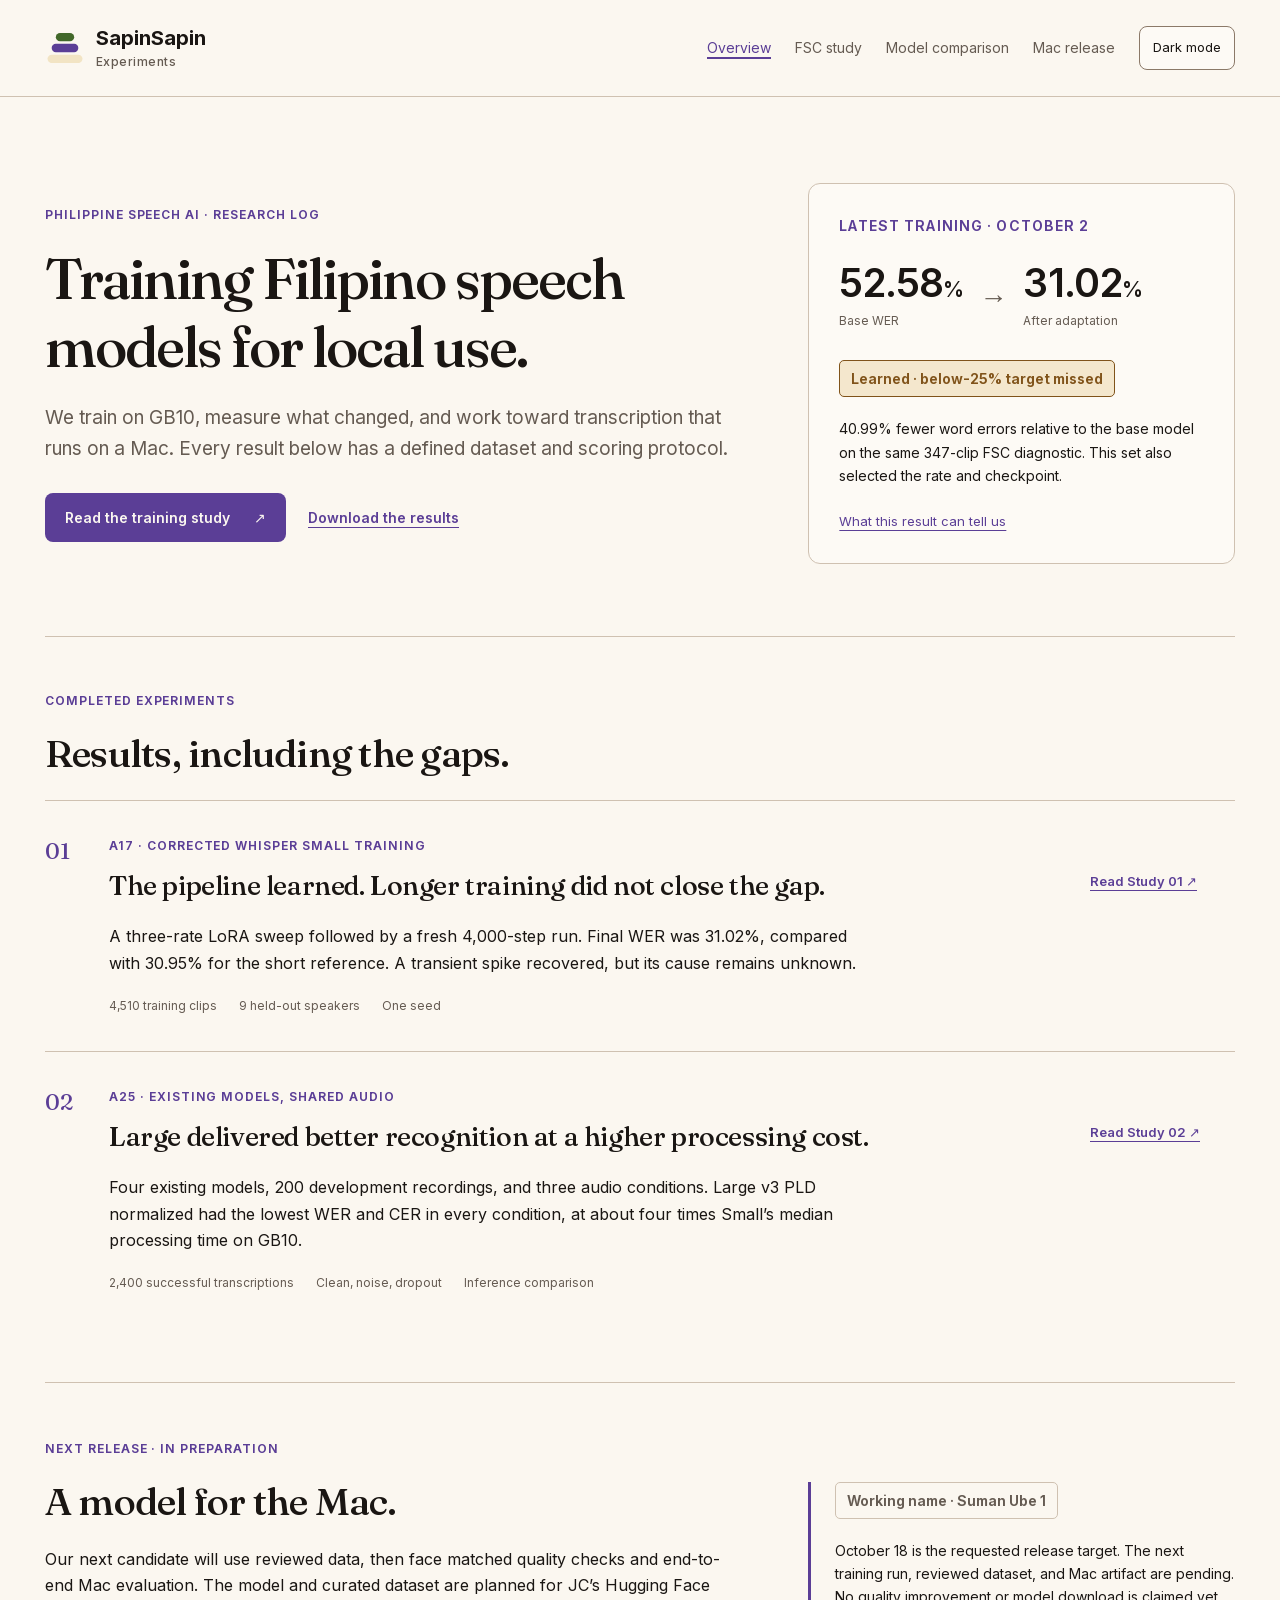
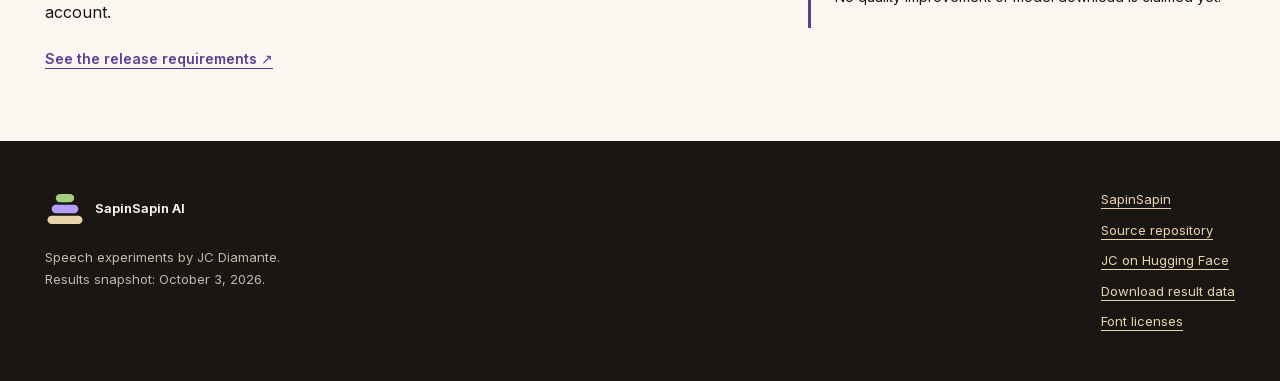
<file: site/index.html>
<!doctype html>
<html lang="en" data-theme="light"><head><meta charset="utf-8"><meta name="viewport" content="width=device-width,initial-scale=1,viewport-fit=cover"><meta name="color-scheme" content="light dark"><meta name="description" content="SapinSapin speech experiments: training results, limitations, and progress toward Filipino ASR on Mac."><title>Speech experiments | SapinSapin Experiments</title><link rel="icon" href="assets/mark.svg" type="image/svg+xml"><link rel="stylesheet" href="assets/site.css"><script defer src="assets/site.js"></script></head><body>
<a class="skip" href="#main">Skip to content</a><header><div class="shell nav"><a class="brand" href="index.html"><svg class="mark" viewBox="0 0 48 44" aria-hidden="true"><rect class="mark-top" x="13" y="4" width="22" height="10" rx="5"/><rect class="mark-mid" x="8" y="17" width="32" height="10" rx="5"/><rect class="mark-base" x="3" y="30" width="42" height="10" rx="5"/></svg><span>SapinSapin<span class="brand-sub">Experiments</span></span></a><nav aria-label="Main navigation"><a href="index.html" aria-current="page">Overview</a><a href="fsc.html" >FSC study</a><a href="comparison.html" >Model comparison</a><a href="release.html" >Mac release</a></nav><button id="theme" type="button" aria-label="Switch to dark mode">Dark mode</button></div></header>
<main id="main" class="shell" tabindex="-1"><section class="hero"><div><p class="kicker">Philippine speech AI · research log</p><h1>Training Filipino speech models for local use.</h1><p class="intro">We train on GB10, measure what changed, and work toward transcription that runs on a Mac. Every result below has a defined dataset and scoring protocol.</p><div class="actions"><a class="button" href="fsc.html">Read the training study <span aria-hidden="true">↗</span></a><a class="text-link" href="data/results.json" download>Download the results</a></div></div><aside class="hero-result"><p class="kicker">Latest training · October 2</p><div class="score-pair"><span><b>52.58<small>%</small></b><span>Base WER</span></span><span class="score-arrow" aria-hidden="true">→</span><span><b>31.02<small>%</small></b><span>After adaptation</span></span></div><p class="status caution">Learned · below-25% target missed</p><p>40.99% fewer word errors relative to the base model on the same 347-clip FSC diagnostic. This set also selected the rate and checkpoint.</p><a href="fsc.html#limits">What this result can tell us</a></aside></section>
<section class="section" id="studies"><div class="section-heading"><p class="kicker">Completed experiments</p><h2>Results, including the gaps.</h2></div><article class="study"><div class="study-index">01</div><div><p class="kicker">A17 · corrected Whisper Small training</p><h3><a href="fsc.html">The pipeline learned. Longer training did not close the gap.</a></h3><p>A three-rate LoRA sweep followed by a fresh 4,000-step run. Final WER was 31.02%, compared with 30.95% for the short reference. A transient spike recovered, but its cause remains unknown.</p><div class="study-meta"><span>4,510 training clips</span><span>9 held-out speakers</span><span>One seed</span></div></div><a class="study-link" href="fsc.html">Read Study 01 <span aria-hidden="true">↗</span></a></article>
<article class="study"><div class="study-index">02</div><div><p class="kicker">A25 · existing models, shared audio</p><h3><a href="comparison.html">Large delivered better recognition at a higher processing cost.</a></h3><p>Four existing models, 200 development recordings, and three audio conditions. Large v3 PLD normalized had the lowest WER and CER in every condition, at about four times Small’s median processing time on GB10.</p><div class="study-meta"><span>2,400 successful transcriptions</span><span>Clean, noise, dropout</span><span>Inference comparison</span></div></div><a class="study-link" href="comparison.html">Read Study 02 <span aria-hidden="true">↗</span></a></article></section>
<section class="next-section"><div><p class="kicker">Next release · in preparation</p><h2>A model for the Mac.</h2><p>Our next candidate will use reviewed data, then face matched quality checks and end-to-end Mac evaluation. The model and curated dataset are planned for JC’s Hugging Face account.</p><a class="text-link" href="release.html">See the release requirements <span aria-hidden="true">↗</span></a></div><div class="release-note"><p class="status neutral">Working name · Suman Ube 1</p><p>October 18 is the requested release target. The next training run, reviewed dataset, and Mac artifact are pending. No quality improvement or model download is claimed yet.</p></div></section></main><footer><div class="shell footer"><div><svg class="mark" viewBox="0 0 48 44" aria-hidden="true"><rect class="mark-top" x="13" y="4" width="22" height="10" rx="5"/><rect class="mark-mid" x="8" y="17" width="32" height="10" rx="5"/><rect class="mark-base" x="3" y="30" width="42" height="10" rx="5"/></svg><strong>SapinSapin AI</strong><p>Speech experiments by JC Diamante.<br>Results snapshot: October 3, 2026.</p></div><div><a href="https://sapinsapin.ai/">SapinSapin</a><a href="https://github.com/sapinsapin/speech-experiments">Source repository</a><a href="https://huggingface.co/zeraphim">JC on Hugging Face</a><a href="data/results.json" download>Download result data</a><a href="assets/FONT-LICENSES.txt">Font licenses</a></div></div></footer><script id="results" type="application/json">{"schema_version":1,"updated":"2026-10-03","run_date":"2026-10-02","fsc":{"base_model":"openai/whisper-small","model_revision":"973afd24965f72e36ca33b3055d56a652f456b4d","train_rows":4510,"train_hours":3.78,"train_speakers":84,"eval_rows":347,"eval_speakers":9,"speaker_overlap":0,"audio_overlap":0,"overlapping_normalized_prompts":87,"train_manifest_sha256":"b91db8fb8d1f2ed6ee166b94639981c875187d6eb8f701f25f67727be2621aaf","eval_manifest_sha256":"dffdcf9b4c33a17b9b347acba819cb48279773dd3a8ac568957cd65edd607e36","baseline":{"normalized_cer":21.57507231133316,"normalized_wer":52.57575757575758,"raw_wer":56.439393939393945,"scored":347},"arms":[{"id":"lr1e-3","learning_rate":"1e-3","steps":1500,"selected_step":1500,"overall":{"normalized_cer":12.963449907967394,"normalized_wer":30.946969696969695,"raw_wer":33.29545454545455,"scored":347},"training_seconds":1828.0217,"curve":[{"step":250,"eval_normalized_wer":41.07616521409625,"eval_normalized_cer":18.657550456906186,"eval_loss":0.863926887512207},{"step":500,"eval_normalized_wer":37.40053050397878,"eval_normalized_cer":15.390178160541712,"eval_loss":0.7857202887535095},{"step":750,"eval_normalized_wer":35.31640773020083,"eval_normalized_cer":14.463217408454407,"eval_loss":0.7602441906929016},{"step":1000,"eval_normalized_wer":34.785903751420996,"eval_normalized_cer":15.206100848070475,"eval_loss":0.7641140222549438},{"step":1250,"eval_normalized_wer":32.77756726032588,"eval_normalized_cer":15.298139504306093,"eval_loss":0.7829450964927673},{"step":1500,"eval_normalized_wer":30.95869647593786,"eval_normalized_cer":12.957727960028926,"eval_loss":0.7867724895477295}]},{"id":"lr3e-4","learning_rate":"3e-4","steps":1500,"selected_step":1500,"overall":{"normalized_cer":14.442545358927164,"normalized_wer":35.71969696969697,"raw_wer":38.03030303030303,"scored":347},"training_seconds":1841.0445,"curve":[{"step":250,"eval_normalized_wer":46.64645699128458,"eval_normalized_cer":21.701400302412726,"eval_loss":0.8201932311058044},{"step":500,"eval_normalized_wer":38.42364532019704,"eval_normalized_cer":17.329564131220828,"eval_loss":0.7819390892982483},{"step":750,"eval_normalized_wer":36.491095111784766,"eval_normalized_cer":16.48149365590691,"eval_loss":0.7599402070045471},{"step":1000,"eval_normalized_wer":37.74156877605154,"eval_normalized_cer":15.686016698441918,"eval_loss":0.7689609527587891},{"step":1250,"eval_normalized_wer":41.1898446381205,"eval_normalized_cer":17.44132535664979,"eval_loss":0.7819837927818298},{"step":1500,"eval_normalized_wer":35.65744600227359,"eval_normalized_cer":14.436920649529947,"eval_loss":0.7864192724227905}]},{"id":"lr1e-4","learning_rate":"1e-4","steps":1500,"selected_step":1500,"overall":{"normalized_cer":18.222455955824348,"normalized_wer":40.37878787878788,"raw_wer":42.1969696969697,"scored":347},"training_seconds":1851.1803,"curve":[{"step":250,"eval_normalized_wer":45.54755589238348,"eval_normalized_cer":18.61153112878838,"eval_loss":0.8895918130874634},{"step":500,"eval_normalized_wer":41.37931034482759,"eval_normalized_cer":19.90007231608704,"eval_loss":0.8400160074234009},{"step":750,"eval_normalized_wer":44.33497536945813,"eval_normalized_cer":20.136743146407206,"eval_loss":0.8126224279403687},{"step":1000,"eval_normalized_wer":43.46343311860553,"eval_normalized_cer":20.58378804812307,"eval_loss":0.8099238872528076},{"step":1250,"eval_normalized_wer":41.45509662751042,"eval_normalized_cer":18.53264085201499,"eval_loss":0.8005564212799072},{"step":1500,"eval_normalized_wer":40.318302387267906,"eval_normalized_cer":18.21707974492144,"eval_loss":0.800366222858429}]},{"id":"final","learning_rate":"1e-3","steps":4000,"selected_step":4000,"overall":{"normalized_cer":12.693925848014725,"normalized_wer":31.022727272727273,"raw_wer":33.29545454545455,"scored":347},"training_seconds":5209.8832,"curve":[{"step":200,"eval_normalized_wer":40.88669950738916,"eval_normalized_cer":16.520938794293603,"eval_loss":0.8704376220703125},{"step":400,"eval_normalized_wer":39.29518757104964,"eval_normalized_cer":15.824074682795345,"eval_loss":0.8366518020629883},{"step":600,"eval_normalized_wer":36.90791966654036,"eval_normalized_cer":15.528236144895141,"eval_loss":0.800445556640625},{"step":800,"eval_normalized_wer":38.537324744221294,"eval_normalized_cer":17.842350930247846,"eval_loss":0.8199249505996704},{"step":1000,"eval_normalized_wer":34.103827207275486,"eval_normalized_cer":14.285714285714285,"eval_loss":0.8100459575653076},{"step":1200,"eval_normalized_wer":99.16635089048881,"eval_normalized_cer":69.19992110972323,"eval_loss":5.038263320922852},{"step":1400,"eval_normalized_wer":33.72489579386131,"eval_normalized_cer":14.049043455394122,"eval_loss":0.8461143374443054},{"step":1600,"eval_normalized_wer":35.20272830617658,"eval_normalized_cer":14.785352705279076,"eval_loss":0.8366155028343201},{"step":1800,"eval_normalized_wer":33.42175066312997,"eval_normalized_cer":13.996449937545197,"eval_loss":0.854278564453125},{"step":2000,"eval_normalized_wer":33.2701780977643,"eval_normalized_cer":14.009598317007429,"eval_loss":0.8455992341041565},{"step":2200,"eval_normalized_wer":31.868131868131865,"eval_normalized_cer":13.378476102820327,"eval_loss":0.8368257880210876},{"step":2400,"eval_normalized_wer":33.11860553239864,"eval_normalized_cer":13.759779107225034,"eval_loss":0.8666805028915405},{"step":2600,"eval_normalized_wer":31.56498673740053,"eval_normalized_cer":13.128656893037933,"eval_loss":0.8620973825454712},{"step":2800,"eval_normalized_wer":31.45130731337628,"eval_normalized_cer":12.931431201104465,"eval_loss":0.8826525211334229},{"step":3000,"eval_normalized_wer":31.14816218264494,"eval_normalized_cer":12.87883768325554,"eval_loss":0.8960049152374268},{"step":3200,"eval_normalized_wer":32.09549071618037,"eval_normalized_cer":13.095785944382355,"eval_loss":0.881984293460846},{"step":3400,"eval_normalized_wer":32.66388783630163,"eval_normalized_cer":13.477088948787062,"eval_loss":0.9008447527885437},{"step":3600,"eval_normalized_wer":30.845017051913604,"eval_normalized_cer":12.707908750246533,"eval_loss":0.9089634418487549},{"step":3800,"eval_normalized_wer":31.223948465327776,"eval_normalized_cer":12.714482939977648,"eval_loss":0.9150494933128357},{"step":4000,"eval_normalized_wer":31.03448275862069,"eval_normalized_cer":12.688186181053185,"eval_loss":0.9164924621582031}]}],"slices":{"read":{"normalized_cer":15.390505359877487,"normalized_wer":29.545454545454547,"raw_wer":32.72727272727273,"scored":160},"spontaneous":{"normalized_cer":9.829175704989154,"normalized_wer":32.5,"raw_wer":33.86363636363636,"scored":187}},"gate":{"curve_credible":true,"curve_gain_over_first_eval":9.85221674876847,"curve_points":20,"diagnosis":"learning but plateaued","full_budget_completed":true,"is_final_arm":true,"later_phase_execution_authorized":false,"learning_signal":true,"normalized_wer_under_25":false,"protocol_gate_passed":false,"relative_wer_gain_over_zero_shot":40.99423631123919},"recipe":{"method":"LoRA","rank":32,"alpha":64,"targets":["q_proj","v_proj"],"dropout":0.05,"effective_batch":16,"seed":20260816,"training_precision":"float16","fresh_scoring_precision":"float32","forced_language":"Tagalog","task":"transcribe","decoding":"greedy","max_length":83,"normalization":"NFKC, lowercase, trim and collapse whitespace; punctuation retained"},"audit":{"state":"verified","all_2776_predictions_recomputed":true,"all_speech_type_and_speaker_slices_recomputed":true,"deterministic_error_samples_verified":true,"gate_interpretation_recomputed":true},"audit_limit":"Audited locally against the retained private run artifacts. This public snapshot contains aggregate results and checkpoint curves, not audio or per-example transcripts."},"comparison":{"clips":200,"conditions":["clean","noise10","dropout200"],"attempted":2400,"successful":2400,"failed":0,"results":[{"model_key":"whisper-small","condition":"clean","normalized_wer_percent":32.388888888888886,"normalized_cer_percent":9.14619604102075,"raw_wer_percent":34.31481481481482,"median_latency_s":0.3811904940084787,"median_rtf":0.021004566752176275,"cuda_peak_allocated_bytes":1109063168,"cuda_peak_reserved_bytes":1235222528,"failed":0},{"model_key":"whisper-small","condition":"noise10","normalized_wer_percent":42.2037037037037,"normalized_cer_percent":15.138325781063678,"raw_wer_percent":43.925925925925924,"median_latency_s":0.38967363099800423,"median_rtf":0.02106044828565656,"cuda_peak_allocated_bytes":1149443584,"cuda_peak_reserved_bytes":1249902592,"failed":0},{"model_key":"whisper-small","condition":"dropout200","normalized_wer_percent":33.83333333333333,"normalized_cer_percent":9.927259718578583,"raw_wer_percent":35.592592592592595,"median_latency_s":0.3795031069894321,"median_rtf":0.020945686019003235,"cuda_peak_allocated_bytes":1109063168,"cuda_peak_reserved_bytes":1249902592,"failed":0},{"model_key":"small-fsc","condition":"clean","normalized_wer_percent":36.666666666666664,"normalized_cer_percent":10.660624850942046,"raw_wer_percent":41.81481481481482,"median_latency_s":0.3845829254860291,"median_rtf":0.020978217558451473,"cuda_peak_allocated_bytes":1109063168,"cuda_peak_reserved_bytes":1235222528,"failed":0},{"model_key":"small-fsc","condition":"noise10","normalized_wer_percent":44.370370370370374,"normalized_cer_percent":15.785237300262342,"raw_wer_percent":48.833333333333336,"median_latency_s":0.3897561030171346,"median_rtf":0.021097248238609836,"cuda_peak_allocated_bytes":1149443584,"cuda_peak_reserved_bytes":1249902592,"failed":0},{"model_key":"small-fsc","condition":"dropout200","normalized_wer_percent":38.388888888888886,"normalized_cer_percent":11.578821845933698,"raw_wer_percent":43.48148148148148,"median_latency_s":0.3840921105147572,"median_rtf":0.021056588525158022,"cuda_peak_allocated_bytes":1109063168,"cuda_peak_reserved_bytes":1249902592,"failed":0},{"model_key":"small-pld-fil","condition":"clean","normalized_wer_percent":30.62962962962963,"normalized_cer_percent":13.665633198187454,"raw_wer_percent":33.07407407407407,"median_latency_s":0.39204698949470185,"median_rtf":0.021460048284332463,"cuda_peak_allocated_bytes":1149443584,"cuda_peak_reserved_bytes":1251999744,"failed":0},{"model_key":"small-pld-fil","condition":"noise10","normalized_wer_percent":43.29629629629629,"normalized_cer_percent":20.778678750298116,"raw_wer_percent":45.53703703703704,"median_latency_s":0.38945317750039976,"median_rtf":0.021468934941277384,"cuda_peak_allocated_bytes":1149447168,"cuda_peak_reserved_bytes":1251999744,"failed":0},{"model_key":"small-pld-fil","condition":"dropout200","normalized_wer_percent":32.22222222222222,"normalized_cer_percent":18.05389935606964,"raw_wer_percent":34.59259259259259,"median_latency_s":0.394398980497499,"median_rtf":0.021622542070987356,"cuda_peak_allocated_bytes":1149443584,"cuda_peak_reserved_bytes":1251999744,"failed":0},{"model_key":"large-v3-pld-fil-norm","condition":"clean","normalized_wer_percent":23.962962962962962,"normalized_cer_percent":7.053422370617696,"raw_wer_percent":31.055555555555554,"median_latency_s":1.5504573454963975,"median_rtf":0.08499308626910998,"cuda_peak_allocated_bytes":6871181824,"cuda_peak_reserved_bytes":7224688640,"failed":0},{"model_key":"large-v3-pld-fil-norm","condition":"noise10","normalized_wer_percent":27.925925925925927,"normalized_cer_percent":8.621512043882662,"raw_wer_percent":34.59259259259259,"median_latency_s":1.5689426750031998,"median_rtf":0.08568774879036516,"cuda_peak_allocated_bytes":6870854144,"cuda_peak_reserved_bytes":7224688640,"failed":0},{"model_key":"large-v3-pld-fil-norm","condition":"dropout200","normalized_wer_percent":25.092592592592595,"normalized_cer_percent":7.670522299069879,"raw_wer_percent":32.05555555555556,"median_latency_s":1.567561473508249,"median_rtf":0.08482911835809819,"cuda_peak_allocated_bytes":6870854144,"cuda_peak_reserved_bytes":7224688640,"failed":0}],"final_reserved":200,"final_scored":false,"decoding":"greedy forced-Tagalog transcription, 30-second chunks, max 448 new tokens","normalization":"NFKC, lowercase and collapsed whitespace; punctuation and accents retained","hardware":"NVIDIA GB10, float32, batch 1, TTS process present","timing":"Synchronized feature extraction and decoding; excludes downloads, disk reads, cold loading and warmup. One pass per clip."},"release":{"state":"planned","target_date":"2026-10-18","name":"Suman Ube 1","name_status":"Provisional personal release name under the draft naming proposal; edge deployment must be verified.","model_namespace":"zeraphim","model_id_proposed":"zeraphim/suman-ube-1","dataset_id_proposed":"zeraphim/fsc-reviewed-1","dataset_state":"A13 review pending; curated derivative of FSC, not newly recorded audio.","mac_state":"The next candidate has not been evaluated or exported on Mac."},"source_fingerprints":[{"role":"a17-lr1e-3-metrics","sha256":"584d4b72ed6a9e1435eaf1d3d44a8db29b92d0ed65e38a581c9ce5dfbf35caba"},{"role":"a17-lr1e-3-curve","sha256":"4cd0539fd0f18284fe477b4db5bf2c1bfa929e5704fece420adcff39fcac592f"},{"role":"a17-lr1e-3-training","sha256":"eaa398821ed7f12d246a21045be469546ca904346191ef96ca39e81378f88336"},{"role":"a17-lr3e-4-metrics","sha256":"ed42ef7455ce592bb605c0b035c901d46dce4ca746a5a87ee6a0935510b20b39"},{"role":"a17-lr3e-4-curve","sha256":"bec91f760f7bcf69fd5defefb40509c547cd01b683d2fcbd8270da39bd3fe192"},{"role":"a17-lr3e-4-training","sha256":"09e044d847af3e3729bb7a366a7e10ffb2ee73fe5084a59ea3c460936551e0f6"},{"role":"a17-lr1e-4-metrics","sha256":"dcd602115ab7965406a92eadc3a2e0b79185b87517a7a6cb334cbeb5c1c880a3"},{"role":"a17-lr1e-4-curve","sha256":"ce560a67a8131b0e75081f6ba54952ac9d61562a89c837d92e14b88f1c85b3b6"},{"role":"a17-lr1e-4-training","sha256":"d6e46ed6d870f08c4c120d123f3b436b2cb355eb6c5315240c7f80805d40b30c"},{"role":"a17-final-metrics","sha256":"902392578ca810d907f1073128c7ffeaa73e99a16186ae209aa9f6d8d672e899"},{"role":"a17-final-curve","sha256":"111ec4bb54dd688f8034eee18b3e59396eba1377f5077704d87179f532cab984"},{"role":"a17-final-training","sha256":"3f02e88713f229188c69ea5ad38a0e8d06e8d286f0b0c6cfa2c6356e8425a773"},{"role":"a25-comparison","sha256":"903e91ed45d78ef1e63c1e80cbaadd096b7b5b3f2e42fa22b47294158557ef2d"},{"role":"a17-independent-audit","sha256":"cfd11741f7e2c757198e3df1110ac2bacb3fef7bd5909bb7bbe76f6b4417bc09"}]}</script></body></html>
</file>
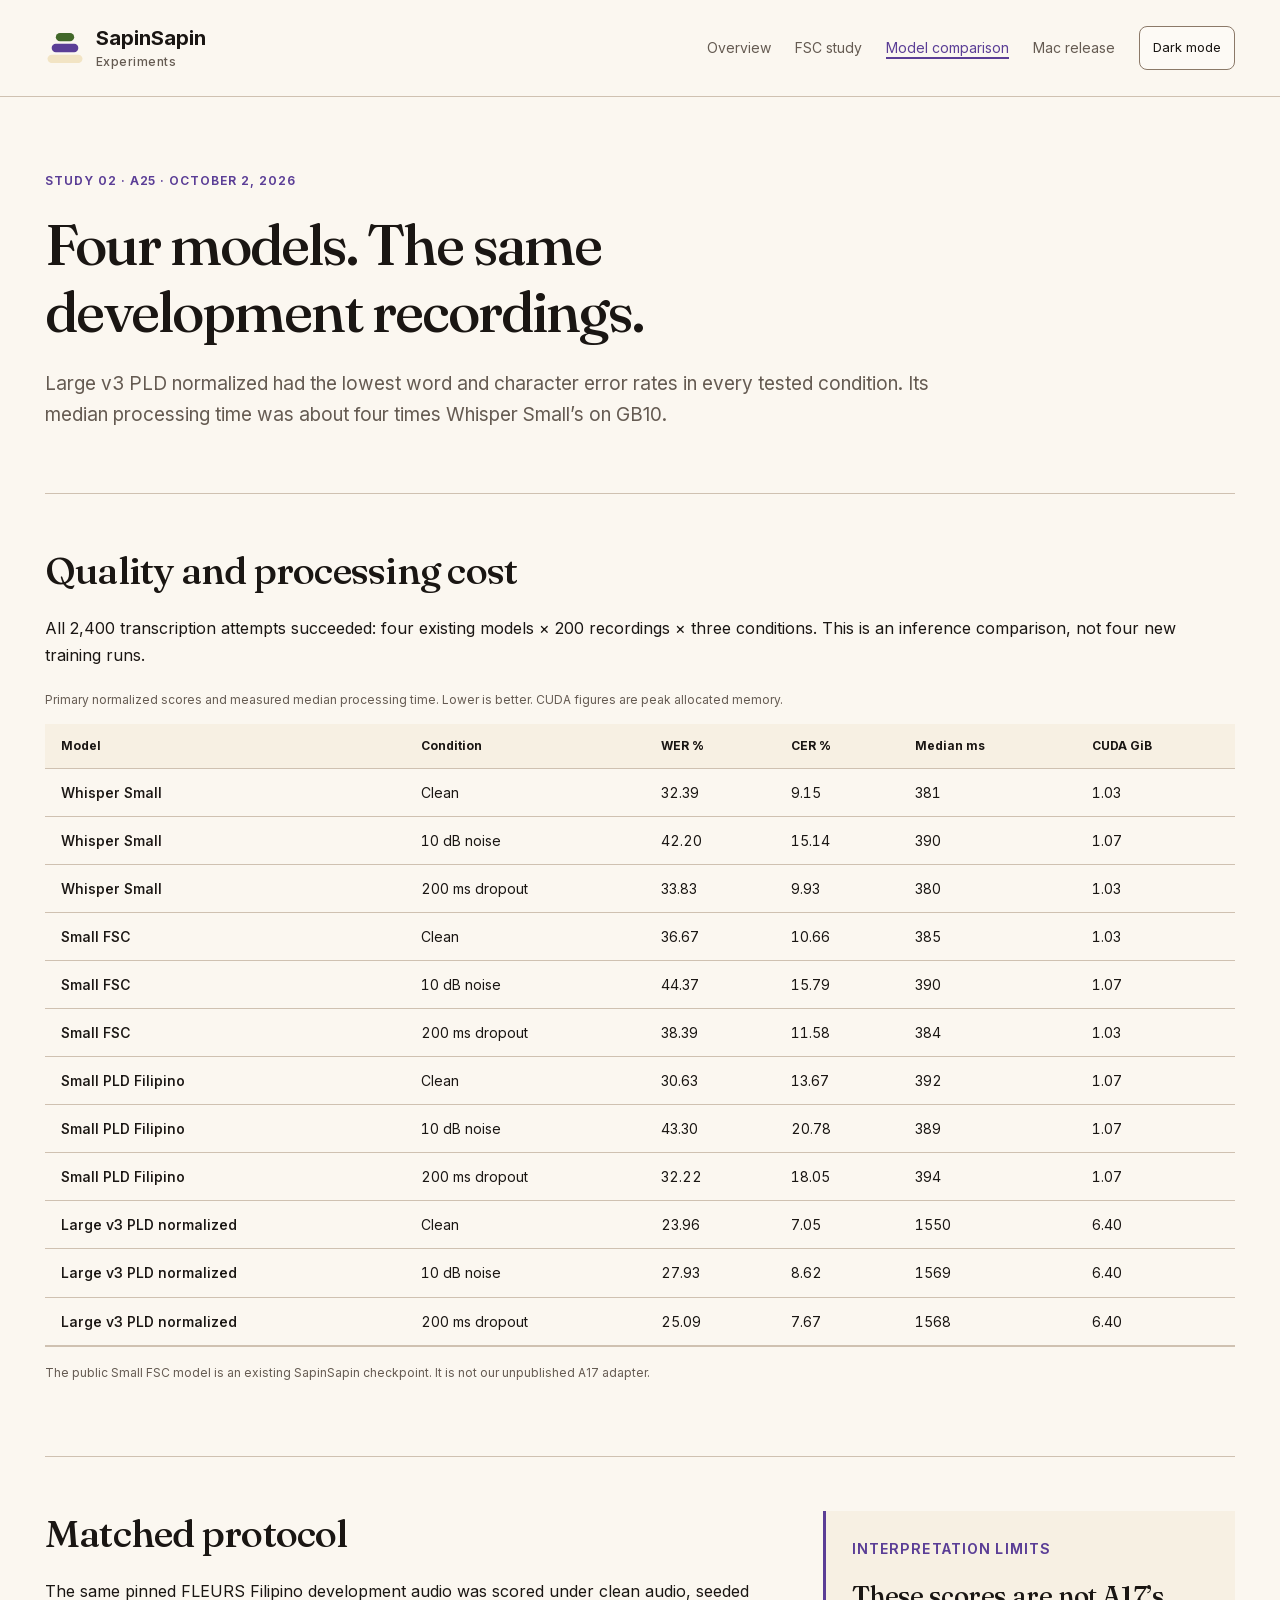
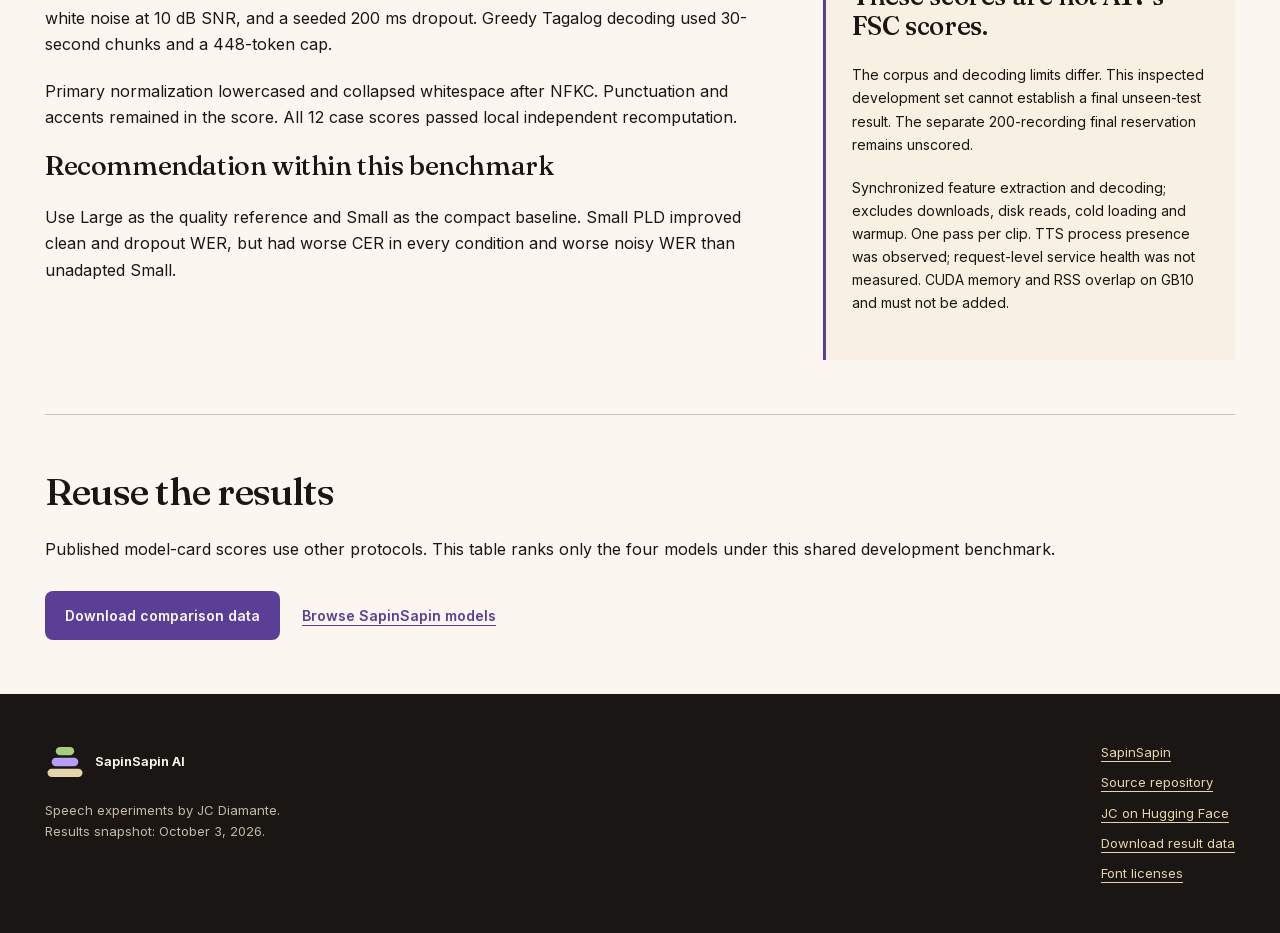
<file: site/comparison.html>
<!doctype html>
<html lang="en" data-theme="light"><head><meta charset="utf-8"><meta name="viewport" content="width=device-width,initial-scale=1,viewport-fit=cover"><meta name="color-scheme" content="light dark"><meta name="description" content="SapinSapin speech experiments: training results, limitations, and progress toward Filipino ASR on Mac."><title>Four-model comparison | SapinSapin Experiments</title><link rel="icon" href="assets/mark.svg" type="image/svg+xml"><link rel="stylesheet" href="assets/site.css"><script defer src="assets/site.js"></script></head><body>
<a class="skip" href="#main">Skip to content</a><header><div class="shell nav"><a class="brand" href="index.html"><svg class="mark" viewBox="0 0 48 44" aria-hidden="true"><rect class="mark-top" x="13" y="4" width="22" height="10" rx="5"/><rect class="mark-mid" x="8" y="17" width="32" height="10" rx="5"/><rect class="mark-base" x="3" y="30" width="42" height="10" rx="5"/></svg><span>SapinSapin<span class="brand-sub">Experiments</span></span></a><nav aria-label="Main navigation"><a href="index.html" >Overview</a><a href="fsc.html" >FSC study</a><a href="comparison.html" aria-current="page">Model comparison</a><a href="release.html" >Mac release</a></nav><button id="theme" type="button" aria-label="Switch to dark mode">Dark mode</button></div></header>
<main id="main" class="shell" tabindex="-1"><div class="page-heading"><p class="kicker">Study 02 · A25 · October 2, 2026</p><h1>Four models. The same development recordings.</h1><p class="intro">Large v3 PLD normalized had the lowest word and character error rates in every tested condition. Its median processing time was about four times Whisper Small’s on GB10.</p></div><section class="section"><h2>Quality and processing cost</h2><p>All 2,400 transcription attempts succeeded: four existing models × 200 recordings × three conditions. This is an inference comparison, not four new training runs.</p><div class="table-scroll" tabindex="0" role="region" aria-label="Primary normalized scores and measured median processing time. Lower is better. CUDA figures are peak allocated memory."><table><caption>Primary normalized scores and measured median processing time. Lower is better. CUDA figures are peak allocated memory.</caption><thead><tr><th scope="col">Model</th><th scope="col">Condition</th><th scope="col">WER %</th><th scope="col">CER %</th><th scope="col">Median ms</th><th scope="col">CUDA GiB</th></tr></thead><tbody><tr><th scope="row">Whisper Small</th><td>Clean</td><td>32.39</td><td>9.15</td><td>381</td><td>1.03</td></tr><tr><th scope="row">Whisper Small</th><td>10 dB noise</td><td>42.20</td><td>15.14</td><td>390</td><td>1.07</td></tr><tr><th scope="row">Whisper Small</th><td>200 ms dropout</td><td>33.83</td><td>9.93</td><td>380</td><td>1.03</td></tr><tr><th scope="row">Small FSC</th><td>Clean</td><td>36.67</td><td>10.66</td><td>385</td><td>1.03</td></tr><tr><th scope="row">Small FSC</th><td>10 dB noise</td><td>44.37</td><td>15.79</td><td>390</td><td>1.07</td></tr><tr><th scope="row">Small FSC</th><td>200 ms dropout</td><td>38.39</td><td>11.58</td><td>384</td><td>1.03</td></tr><tr><th scope="row">Small PLD Filipino</th><td>Clean</td><td>30.63</td><td>13.67</td><td>392</td><td>1.07</td></tr><tr><th scope="row">Small PLD Filipino</th><td>10 dB noise</td><td>43.30</td><td>20.78</td><td>389</td><td>1.07</td></tr><tr><th scope="row">Small PLD Filipino</th><td>200 ms dropout</td><td>32.22</td><td>18.05</td><td>394</td><td>1.07</td></tr><tr><th scope="row">Large v3 PLD normalized</th><td>Clean</td><td>23.96</td><td>7.05</td><td>1550</td><td>6.40</td></tr><tr><th scope="row">Large v3 PLD normalized</th><td>10 dB noise</td><td>27.93</td><td>8.62</td><td>1569</td><td>6.40</td></tr><tr><th scope="row">Large v3 PLD normalized</th><td>200 ms dropout</td><td>25.09</td><td>7.67</td><td>1568</td><td>6.40</td></tr></tbody></table></div><p class="caption">The public Small FSC model is an existing SapinSapin checkpoint. It is not our unpublished A17 adapter.</p></section>
<section class="section two-col"><div><h2>Matched protocol</h2><p>The same pinned FLEURS Filipino development audio was scored under clean audio, seeded white noise at 10 dB SNR, and a seeded 200 ms dropout. Greedy Tagalog decoding used 30-second chunks and a 448-token cap.</p><p>Primary normalization lowercased and collapsed whitespace after NFKC. Punctuation and accents remained in the score. All 12 case scores passed local independent recomputation.</p><h3>Recommendation within this benchmark</h3><p>Use Large as the quality reference and Small as the compact baseline. Small PLD improved clean and dropout WER, but had worse CER in every condition and worse noisy WER than unadapted Small.</p></div><aside class="note"><p class="kicker">Interpretation limits</p><h3>These scores are not A17’s FSC scores.</h3><p>The corpus and decoding limits differ. This inspected development set cannot establish a final unseen-test result. The separate 200-recording final reservation remains unscored.</p><p>Synchronized feature extraction and decoding; excludes downloads, disk reads, cold loading and warmup. One pass per clip. TTS process presence was observed; request-level service health was not measured. CUDA memory and RSS overlap on GB10 and must not be added.</p></aside></section><section class="section"><h2>Reuse the results</h2><p>Published model-card scores use other protocols. This table ranks only the four models under this shared development benchmark.</p><div class="actions"><a class="button" href="data/results.json" download>Download comparison data</a><a class="text-link" href="https://huggingface.co/sapinsapin">Browse SapinSapin models</a></div></section></main><footer><div class="shell footer"><div><svg class="mark" viewBox="0 0 48 44" aria-hidden="true"><rect class="mark-top" x="13" y="4" width="22" height="10" rx="5"/><rect class="mark-mid" x="8" y="17" width="32" height="10" rx="5"/><rect class="mark-base" x="3" y="30" width="42" height="10" rx="5"/></svg><strong>SapinSapin AI</strong><p>Speech experiments by JC Diamante.<br>Results snapshot: October 3, 2026.</p></div><div><a href="https://sapinsapin.ai/">SapinSapin</a><a href="https://github.com/sapinsapin/speech-experiments">Source repository</a><a href="https://huggingface.co/zeraphim">JC on Hugging Face</a><a href="data/results.json" download>Download result data</a><a href="assets/FONT-LICENSES.txt">Font licenses</a></div></div></footer><script id="results" type="application/json">{"schema_version":1,"updated":"2026-10-03","run_date":"2026-10-02","fsc":{"base_model":"openai/whisper-small","model_revision":"973afd24965f72e36ca33b3055d56a652f456b4d","train_rows":4510,"train_hours":3.78,"train_speakers":84,"eval_rows":347,"eval_speakers":9,"speaker_overlap":0,"audio_overlap":0,"overlapping_normalized_prompts":87,"train_manifest_sha256":"b91db8fb8d1f2ed6ee166b94639981c875187d6eb8f701f25f67727be2621aaf","eval_manifest_sha256":"dffdcf9b4c33a17b9b347acba819cb48279773dd3a8ac568957cd65edd607e36","baseline":{"normalized_cer":21.57507231133316,"normalized_wer":52.57575757575758,"raw_wer":56.439393939393945,"scored":347},"arms":[{"id":"lr1e-3","learning_rate":"1e-3","steps":1500,"selected_step":1500,"overall":{"normalized_cer":12.963449907967394,"normalized_wer":30.946969696969695,"raw_wer":33.29545454545455,"scored":347},"training_seconds":1828.0217,"curve":[{"step":250,"eval_normalized_wer":41.07616521409625,"eval_normalized_cer":18.657550456906186,"eval_loss":0.863926887512207},{"step":500,"eval_normalized_wer":37.40053050397878,"eval_normalized_cer":15.390178160541712,"eval_loss":0.7857202887535095},{"step":750,"eval_normalized_wer":35.31640773020083,"eval_normalized_cer":14.463217408454407,"eval_loss":0.7602441906929016},{"step":1000,"eval_normalized_wer":34.785903751420996,"eval_normalized_cer":15.206100848070475,"eval_loss":0.7641140222549438},{"step":1250,"eval_normalized_wer":32.77756726032588,"eval_normalized_cer":15.298139504306093,"eval_loss":0.7829450964927673},{"step":1500,"eval_normalized_wer":30.95869647593786,"eval_normalized_cer":12.957727960028926,"eval_loss":0.7867724895477295}]},{"id":"lr3e-4","learning_rate":"3e-4","steps":1500,"selected_step":1500,"overall":{"normalized_cer":14.442545358927164,"normalized_wer":35.71969696969697,"raw_wer":38.03030303030303,"scored":347},"training_seconds":1841.0445,"curve":[{"step":250,"eval_normalized_wer":46.64645699128458,"eval_normalized_cer":21.701400302412726,"eval_loss":0.8201932311058044},{"step":500,"eval_normalized_wer":38.42364532019704,"eval_normalized_cer":17.329564131220828,"eval_loss":0.7819390892982483},{"step":750,"eval_normalized_wer":36.491095111784766,"eval_normalized_cer":16.48149365590691,"eval_loss":0.7599402070045471},{"step":1000,"eval_normalized_wer":37.74156877605154,"eval_normalized_cer":15.686016698441918,"eval_loss":0.7689609527587891},{"step":1250,"eval_normalized_wer":41.1898446381205,"eval_normalized_cer":17.44132535664979,"eval_loss":0.7819837927818298},{"step":1500,"eval_normalized_wer":35.65744600227359,"eval_normalized_cer":14.436920649529947,"eval_loss":0.7864192724227905}]},{"id":"lr1e-4","learning_rate":"1e-4","steps":1500,"selected_step":1500,"overall":{"normalized_cer":18.222455955824348,"normalized_wer":40.37878787878788,"raw_wer":42.1969696969697,"scored":347},"training_seconds":1851.1803,"curve":[{"step":250,"eval_normalized_wer":45.54755589238348,"eval_normalized_cer":18.61153112878838,"eval_loss":0.8895918130874634},{"step":500,"eval_normalized_wer":41.37931034482759,"eval_normalized_cer":19.90007231608704,"eval_loss":0.8400160074234009},{"step":750,"eval_normalized_wer":44.33497536945813,"eval_normalized_cer":20.136743146407206,"eval_loss":0.8126224279403687},{"step":1000,"eval_normalized_wer":43.46343311860553,"eval_normalized_cer":20.58378804812307,"eval_loss":0.8099238872528076},{"step":1250,"eval_normalized_wer":41.45509662751042,"eval_normalized_cer":18.53264085201499,"eval_loss":0.8005564212799072},{"step":1500,"eval_normalized_wer":40.318302387267906,"eval_normalized_cer":18.21707974492144,"eval_loss":0.800366222858429}]},{"id":"final","learning_rate":"1e-3","steps":4000,"selected_step":4000,"overall":{"normalized_cer":12.693925848014725,"normalized_wer":31.022727272727273,"raw_wer":33.29545454545455,"scored":347},"training_seconds":5209.8832,"curve":[{"step":200,"eval_normalized_wer":40.88669950738916,"eval_normalized_cer":16.520938794293603,"eval_loss":0.8704376220703125},{"step":400,"eval_normalized_wer":39.29518757104964,"eval_normalized_cer":15.824074682795345,"eval_loss":0.8366518020629883},{"step":600,"eval_normalized_wer":36.90791966654036,"eval_normalized_cer":15.528236144895141,"eval_loss":0.800445556640625},{"step":800,"eval_normalized_wer":38.537324744221294,"eval_normalized_cer":17.842350930247846,"eval_loss":0.8199249505996704},{"step":1000,"eval_normalized_wer":34.103827207275486,"eval_normalized_cer":14.285714285714285,"eval_loss":0.8100459575653076},{"step":1200,"eval_normalized_wer":99.16635089048881,"eval_normalized_cer":69.19992110972323,"eval_loss":5.038263320922852},{"step":1400,"eval_normalized_wer":33.72489579386131,"eval_normalized_cer":14.049043455394122,"eval_loss":0.8461143374443054},{"step":1600,"eval_normalized_wer":35.20272830617658,"eval_normalized_cer":14.785352705279076,"eval_loss":0.8366155028343201},{"step":1800,"eval_normalized_wer":33.42175066312997,"eval_normalized_cer":13.996449937545197,"eval_loss":0.854278564453125},{"step":2000,"eval_normalized_wer":33.2701780977643,"eval_normalized_cer":14.009598317007429,"eval_loss":0.8455992341041565},{"step":2200,"eval_normalized_wer":31.868131868131865,"eval_normalized_cer":13.378476102820327,"eval_loss":0.8368257880210876},{"step":2400,"eval_normalized_wer":33.11860553239864,"eval_normalized_cer":13.759779107225034,"eval_loss":0.8666805028915405},{"step":2600,"eval_normalized_wer":31.56498673740053,"eval_normalized_cer":13.128656893037933,"eval_loss":0.8620973825454712},{"step":2800,"eval_normalized_wer":31.45130731337628,"eval_normalized_cer":12.931431201104465,"eval_loss":0.8826525211334229},{"step":3000,"eval_normalized_wer":31.14816218264494,"eval_normalized_cer":12.87883768325554,"eval_loss":0.8960049152374268},{"step":3200,"eval_normalized_wer":32.09549071618037,"eval_normalized_cer":13.095785944382355,"eval_loss":0.881984293460846},{"step":3400,"eval_normalized_wer":32.66388783630163,"eval_normalized_cer":13.477088948787062,"eval_loss":0.9008447527885437},{"step":3600,"eval_normalized_wer":30.845017051913604,"eval_normalized_cer":12.707908750246533,"eval_loss":0.9089634418487549},{"step":3800,"eval_normalized_wer":31.223948465327776,"eval_normalized_cer":12.714482939977648,"eval_loss":0.9150494933128357},{"step":4000,"eval_normalized_wer":31.03448275862069,"eval_normalized_cer":12.688186181053185,"eval_loss":0.9164924621582031}]}],"slices":{"read":{"normalized_cer":15.390505359877487,"normalized_wer":29.545454545454547,"raw_wer":32.72727272727273,"scored":160},"spontaneous":{"normalized_cer":9.829175704989154,"normalized_wer":32.5,"raw_wer":33.86363636363636,"scored":187}},"gate":{"curve_credible":true,"curve_gain_over_first_eval":9.85221674876847,"curve_points":20,"diagnosis":"learning but plateaued","full_budget_completed":true,"is_final_arm":true,"later_phase_execution_authorized":false,"learning_signal":true,"normalized_wer_under_25":false,"protocol_gate_passed":false,"relative_wer_gain_over_zero_shot":40.99423631123919},"recipe":{"method":"LoRA","rank":32,"alpha":64,"targets":["q_proj","v_proj"],"dropout":0.05,"effective_batch":16,"seed":20260816,"training_precision":"float16","fresh_scoring_precision":"float32","forced_language":"Tagalog","task":"transcribe","decoding":"greedy","max_length":83,"normalization":"NFKC, lowercase, trim and collapse whitespace; punctuation retained"},"audit":{"state":"verified","all_2776_predictions_recomputed":true,"all_speech_type_and_speaker_slices_recomputed":true,"deterministic_error_samples_verified":true,"gate_interpretation_recomputed":true},"audit_limit":"Audited locally against the retained private run artifacts. This public snapshot contains aggregate results and checkpoint curves, not audio or per-example transcripts."},"comparison":{"clips":200,"conditions":["clean","noise10","dropout200"],"attempted":2400,"successful":2400,"failed":0,"results":[{"model_key":"whisper-small","condition":"clean","normalized_wer_percent":32.388888888888886,"normalized_cer_percent":9.14619604102075,"raw_wer_percent":34.31481481481482,"median_latency_s":0.3811904940084787,"median_rtf":0.021004566752176275,"cuda_peak_allocated_bytes":1109063168,"cuda_peak_reserved_bytes":1235222528,"failed":0},{"model_key":"whisper-small","condition":"noise10","normalized_wer_percent":42.2037037037037,"normalized_cer_percent":15.138325781063678,"raw_wer_percent":43.925925925925924,"median_latency_s":0.38967363099800423,"median_rtf":0.02106044828565656,"cuda_peak_allocated_bytes":1149443584,"cuda_peak_reserved_bytes":1249902592,"failed":0},{"model_key":"whisper-small","condition":"dropout200","normalized_wer_percent":33.83333333333333,"normalized_cer_percent":9.927259718578583,"raw_wer_percent":35.592592592592595,"median_latency_s":0.3795031069894321,"median_rtf":0.020945686019003235,"cuda_peak_allocated_bytes":1109063168,"cuda_peak_reserved_bytes":1249902592,"failed":0},{"model_key":"small-fsc","condition":"clean","normalized_wer_percent":36.666666666666664,"normalized_cer_percent":10.660624850942046,"raw_wer_percent":41.81481481481482,"median_latency_s":0.3845829254860291,"median_rtf":0.020978217558451473,"cuda_peak_allocated_bytes":1109063168,"cuda_peak_reserved_bytes":1235222528,"failed":0},{"model_key":"small-fsc","condition":"noise10","normalized_wer_percent":44.370370370370374,"normalized_cer_percent":15.785237300262342,"raw_wer_percent":48.833333333333336,"median_latency_s":0.3897561030171346,"median_rtf":0.021097248238609836,"cuda_peak_allocated_bytes":1149443584,"cuda_peak_reserved_bytes":1249902592,"failed":0},{"model_key":"small-fsc","condition":"dropout200","normalized_wer_percent":38.388888888888886,"normalized_cer_percent":11.578821845933698,"raw_wer_percent":43.48148148148148,"median_latency_s":0.3840921105147572,"median_rtf":0.021056588525158022,"cuda_peak_allocated_bytes":1109063168,"cuda_peak_reserved_bytes":1249902592,"failed":0},{"model_key":"small-pld-fil","condition":"clean","normalized_wer_percent":30.62962962962963,"normalized_cer_percent":13.665633198187454,"raw_wer_percent":33.07407407407407,"median_latency_s":0.39204698949470185,"median_rtf":0.021460048284332463,"cuda_peak_allocated_bytes":1149443584,"cuda_peak_reserved_bytes":1251999744,"failed":0},{"model_key":"small-pld-fil","condition":"noise10","normalized_wer_percent":43.29629629629629,"normalized_cer_percent":20.778678750298116,"raw_wer_percent":45.53703703703704,"median_latency_s":0.38945317750039976,"median_rtf":0.021468934941277384,"cuda_peak_allocated_bytes":1149447168,"cuda_peak_reserved_bytes":1251999744,"failed":0},{"model_key":"small-pld-fil","condition":"dropout200","normalized_wer_percent":32.22222222222222,"normalized_cer_percent":18.05389935606964,"raw_wer_percent":34.59259259259259,"median_latency_s":0.394398980497499,"median_rtf":0.021622542070987356,"cuda_peak_allocated_bytes":1149443584,"cuda_peak_reserved_bytes":1251999744,"failed":0},{"model_key":"large-v3-pld-fil-norm","condition":"clean","normalized_wer_percent":23.962962962962962,"normalized_cer_percent":7.053422370617696,"raw_wer_percent":31.055555555555554,"median_latency_s":1.5504573454963975,"median_rtf":0.08499308626910998,"cuda_peak_allocated_bytes":6871181824,"cuda_peak_reserved_bytes":7224688640,"failed":0},{"model_key":"large-v3-pld-fil-norm","condition":"noise10","normalized_wer_percent":27.925925925925927,"normalized_cer_percent":8.621512043882662,"raw_wer_percent":34.59259259259259,"median_latency_s":1.5689426750031998,"median_rtf":0.08568774879036516,"cuda_peak_allocated_bytes":6870854144,"cuda_peak_reserved_bytes":7224688640,"failed":0},{"model_key":"large-v3-pld-fil-norm","condition":"dropout200","normalized_wer_percent":25.092592592592595,"normalized_cer_percent":7.670522299069879,"raw_wer_percent":32.05555555555556,"median_latency_s":1.567561473508249,"median_rtf":0.08482911835809819,"cuda_peak_allocated_bytes":6870854144,"cuda_peak_reserved_bytes":7224688640,"failed":0}],"final_reserved":200,"final_scored":false,"decoding":"greedy forced-Tagalog transcription, 30-second chunks, max 448 new tokens","normalization":"NFKC, lowercase and collapsed whitespace; punctuation and accents retained","hardware":"NVIDIA GB10, float32, batch 1, TTS process present","timing":"Synchronized feature extraction and decoding; excludes downloads, disk reads, cold loading and warmup. One pass per clip."},"release":{"state":"planned","target_date":"2026-10-18","name":"Suman Ube 1","name_status":"Provisional personal release name under the draft naming proposal; edge deployment must be verified.","model_namespace":"zeraphim","model_id_proposed":"zeraphim/suman-ube-1","dataset_id_proposed":"zeraphim/fsc-reviewed-1","dataset_state":"A13 review pending; curated derivative of FSC, not newly recorded audio.","mac_state":"The next candidate has not been evaluated or exported on Mac."},"source_fingerprints":[{"role":"a17-lr1e-3-metrics","sha256":"584d4b72ed6a9e1435eaf1d3d44a8db29b92d0ed65e38a581c9ce5dfbf35caba"},{"role":"a17-lr1e-3-curve","sha256":"4cd0539fd0f18284fe477b4db5bf2c1bfa929e5704fece420adcff39fcac592f"},{"role":"a17-lr1e-3-training","sha256":"eaa398821ed7f12d246a21045be469546ca904346191ef96ca39e81378f88336"},{"role":"a17-lr3e-4-metrics","sha256":"ed42ef7455ce592bb605c0b035c901d46dce4ca746a5a87ee6a0935510b20b39"},{"role":"a17-lr3e-4-curve","sha256":"bec91f760f7bcf69fd5defefb40509c547cd01b683d2fcbd8270da39bd3fe192"},{"role":"a17-lr3e-4-training","sha256":"09e044d847af3e3729bb7a366a7e10ffb2ee73fe5084a59ea3c460936551e0f6"},{"role":"a17-lr1e-4-metrics","sha256":"dcd602115ab7965406a92eadc3a2e0b79185b87517a7a6cb334cbeb5c1c880a3"},{"role":"a17-lr1e-4-curve","sha256":"ce560a67a8131b0e75081f6ba54952ac9d61562a89c837d92e14b88f1c85b3b6"},{"role":"a17-lr1e-4-training","sha256":"d6e46ed6d870f08c4c120d123f3b436b2cb355eb6c5315240c7f80805d40b30c"},{"role":"a17-final-metrics","sha256":"902392578ca810d907f1073128c7ffeaa73e99a16186ae209aa9f6d8d672e899"},{"role":"a17-final-curve","sha256":"111ec4bb54dd688f8034eee18b3e59396eba1377f5077704d87179f532cab984"},{"role":"a17-final-training","sha256":"3f02e88713f229188c69ea5ad38a0e8d06e8d286f0b0c6cfa2c6356e8425a773"},{"role":"a25-comparison","sha256":"903e91ed45d78ef1e63c1e80cbaadd096b7b5b3f2e42fa22b47294158557ef2d"},{"role":"a17-independent-audit","sha256":"cfd11741f7e2c757198e3df1110ac2bacb3fef7bd5909bb7bbe76f6b4417bc09"}]}</script></body></html>
</file>
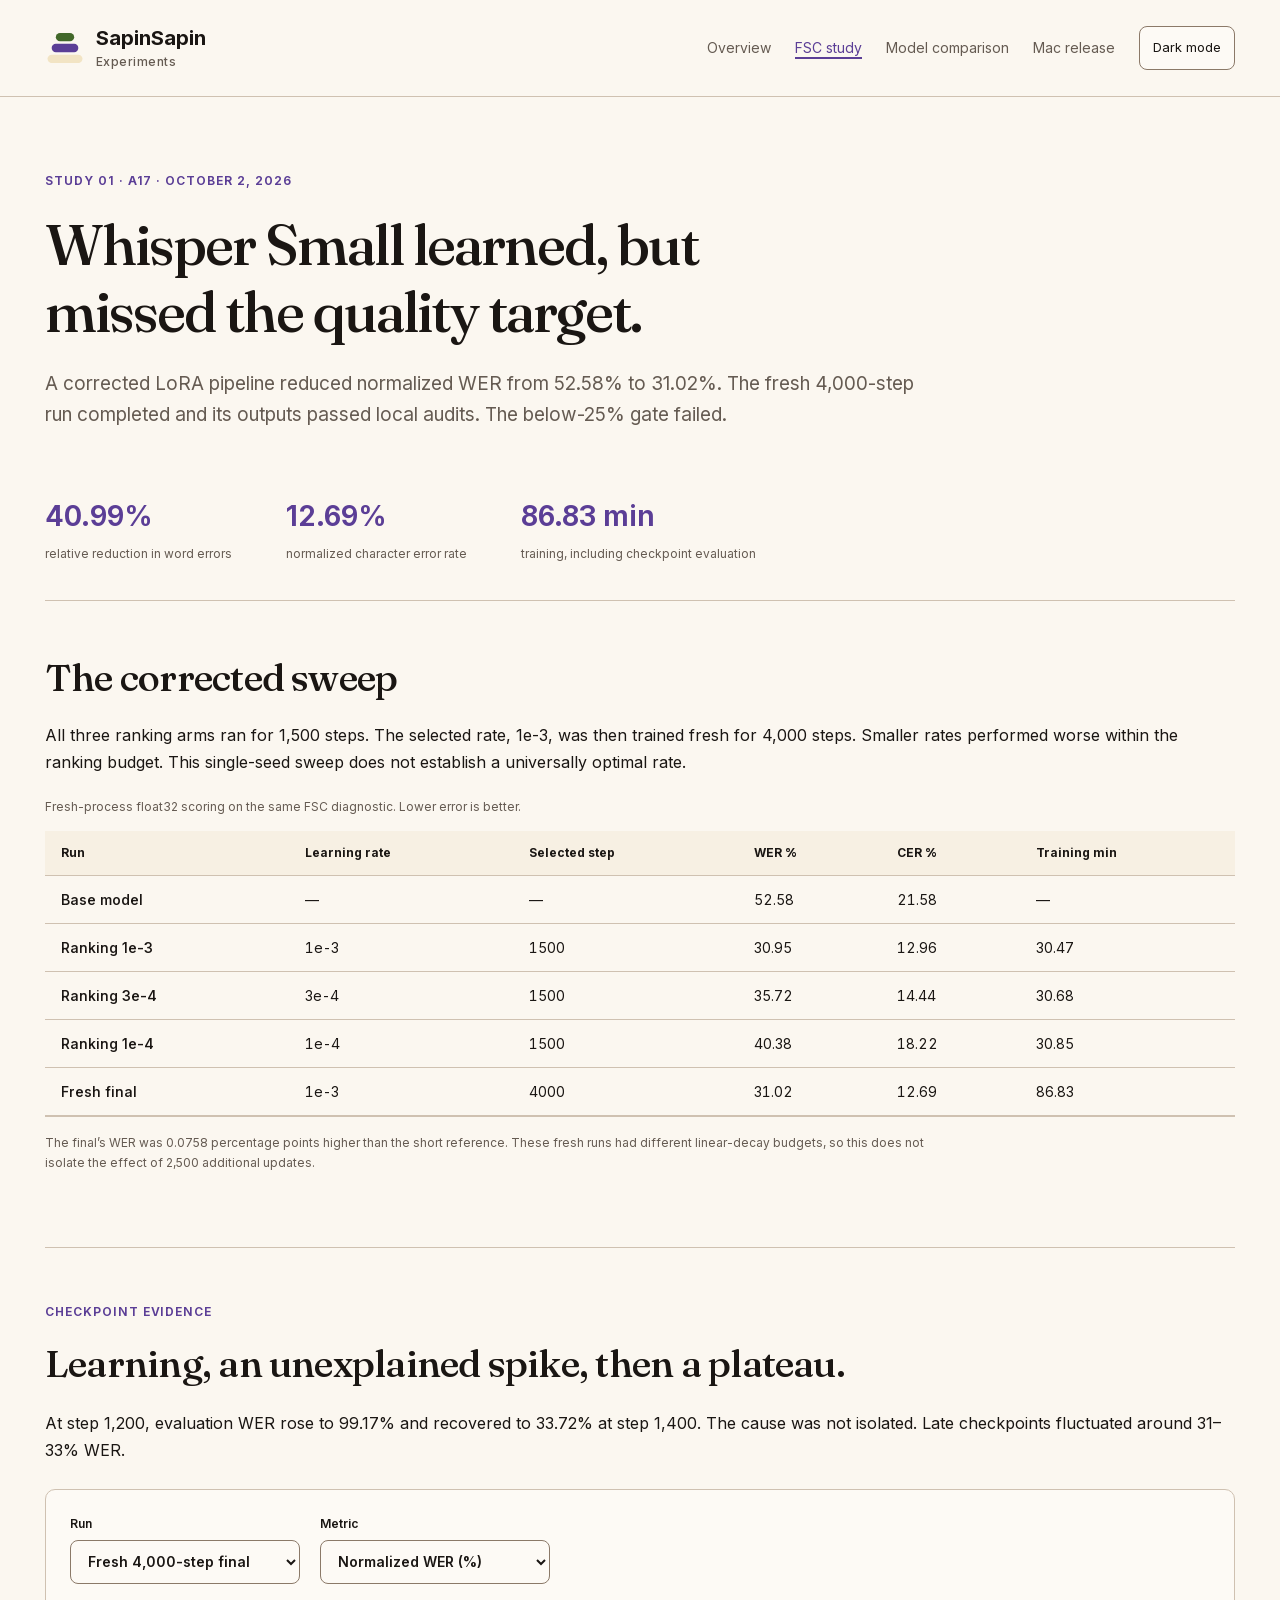
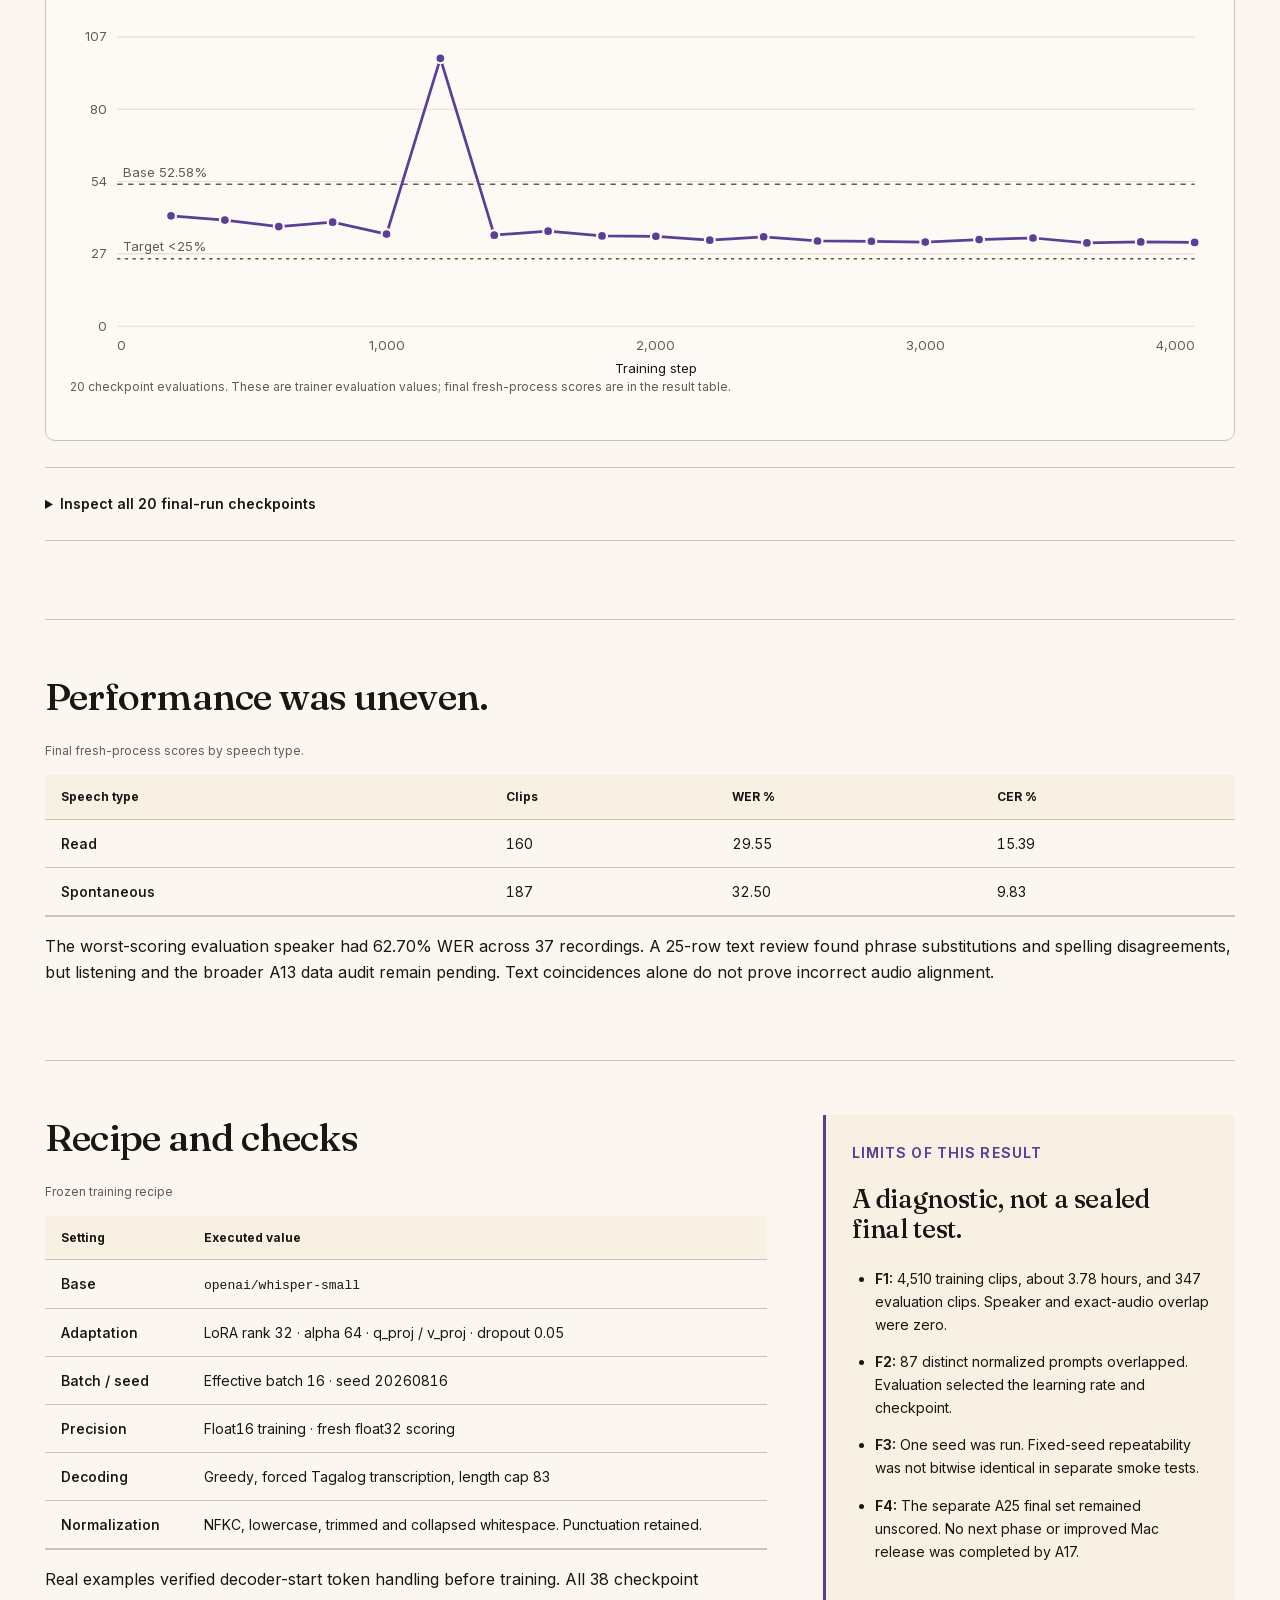
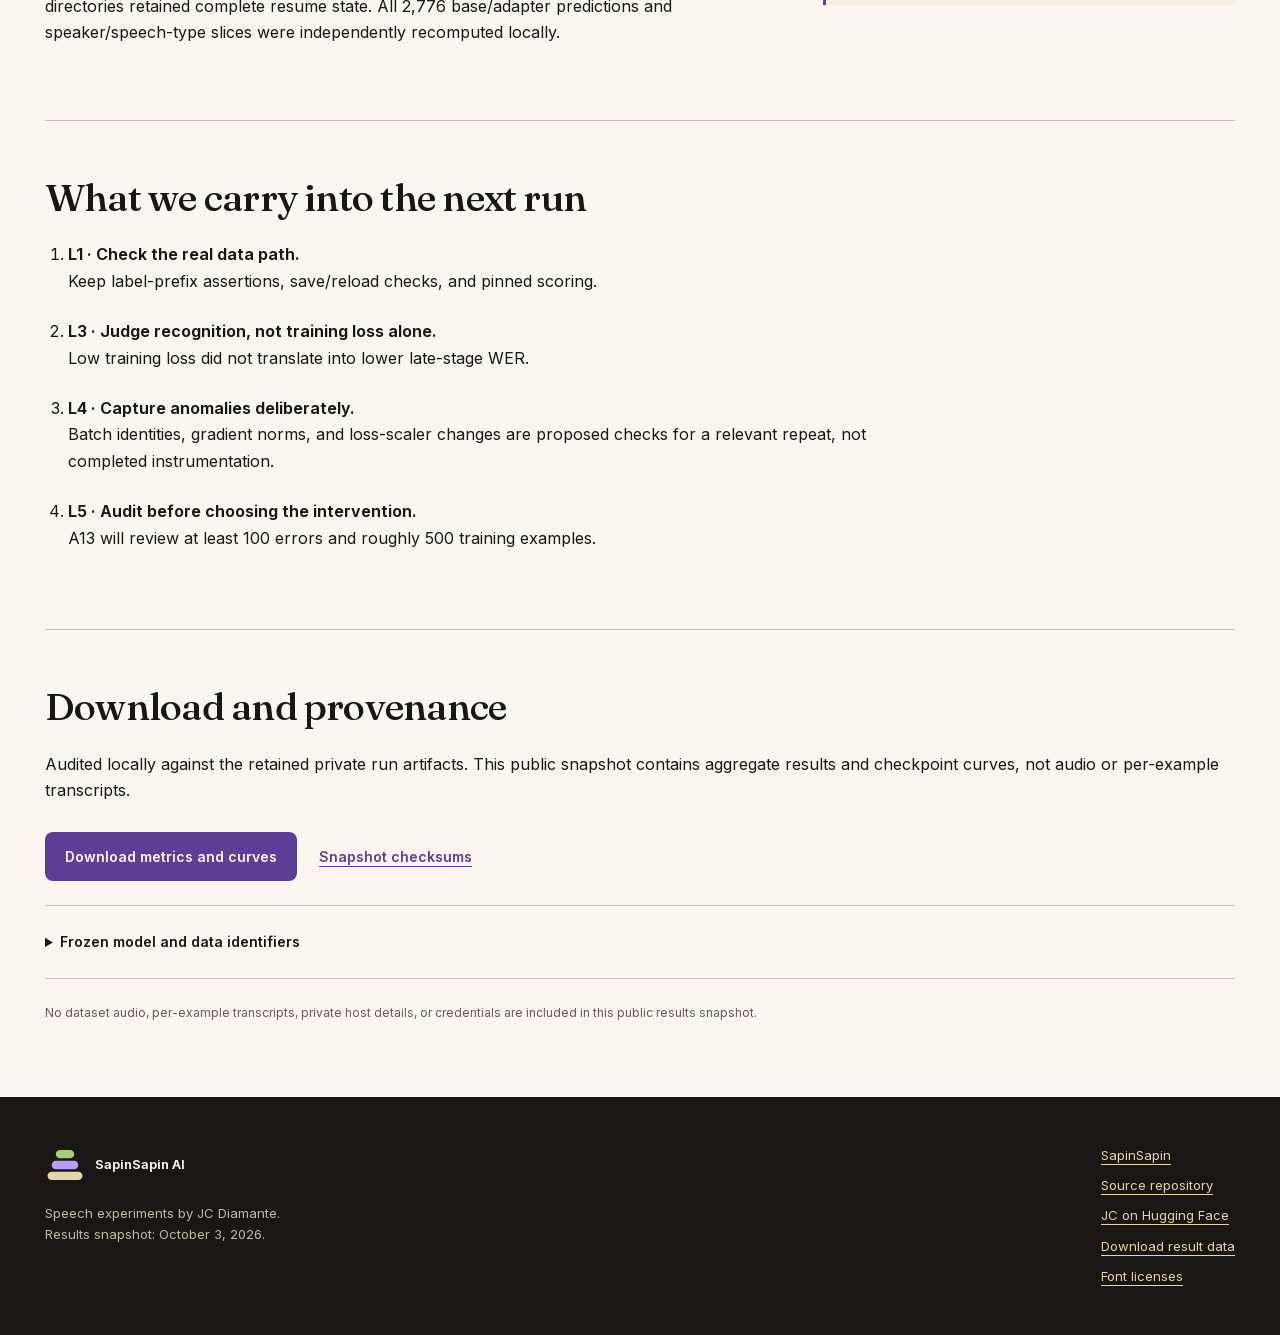
<file: site/fsc.html>
<!doctype html>
<html lang="en" data-theme="light"><head><meta charset="utf-8"><meta name="viewport" content="width=device-width,initial-scale=1,viewport-fit=cover"><meta name="color-scheme" content="light dark"><meta name="description" content="SapinSapin speech experiments: training results, limitations, and progress toward Filipino ASR on Mac."><title>Corrected FSC training | SapinSapin Experiments</title><link rel="icon" href="assets/mark.svg" type="image/svg+xml"><link rel="stylesheet" href="assets/site.css"><script defer src="assets/site.js"></script></head><body>
<a class="skip" href="#main">Skip to content</a><header><div class="shell nav"><a class="brand" href="index.html"><svg class="mark" viewBox="0 0 48 44" aria-hidden="true"><rect class="mark-top" x="13" y="4" width="22" height="10" rx="5"/><rect class="mark-mid" x="8" y="17" width="32" height="10" rx="5"/><rect class="mark-base" x="3" y="30" width="42" height="10" rx="5"/></svg><span>SapinSapin<span class="brand-sub">Experiments</span></span></a><nav aria-label="Main navigation"><a href="index.html" >Overview</a><a href="fsc.html" aria-current="page">FSC study</a><a href="comparison.html" >Model comparison</a><a href="release.html" >Mac release</a></nav><button id="theme" type="button" aria-label="Switch to dark mode">Dark mode</button></div></header>
<main id="main" class="shell" tabindex="-1"><div class="page-heading"><p class="kicker">Study 01 · A17 · October 2, 2026</p><h1>Whisper Small learned, but missed the quality target.</h1><p class="intro">A corrected LoRA pipeline reduced normalized WER from 52.58% to 31.02%. The fresh 4,000-step run completed and its outputs passed local audits. The below-25% gate failed.</p></div><div class="study-summary"><div><strong>40.99%</strong><span>relative reduction in word errors</span></div><div><strong>12.69%</strong><span>normalized character error rate</span></div><div><strong>86.83 min</strong><span>training, including checkpoint evaluation</span></div></div><section class="section"><h2>The corrected sweep</h2><p>All three ranking arms ran for 1,500 steps. The selected rate, 1e-3, was then trained fresh for 4,000 steps. Smaller rates performed worse within the ranking budget. This single-seed sweep does not establish a universally optimal rate.</p><div class="table-scroll" tabindex="0" role="region" aria-label="Fresh-process float32 scoring on the same FSC diagnostic. Lower error is better."><table><caption>Fresh-process float32 scoring on the same FSC diagnostic. Lower error is better.</caption><thead><tr><th scope="col">Run</th><th scope="col">Learning rate</th><th scope="col">Selected step</th><th scope="col">WER %</th><th scope="col">CER %</th><th scope="col">Training min</th></tr></thead><tbody><tr><th scope="row">Base model</th><td>—</td><td>—</td><td>52.58</td><td>21.58</td><td>—</td></tr><tr><th scope="row">Ranking 1e-3</th><td>1e-3</td><td>1500</td><td>30.95</td><td>12.96</td><td>30.47</td></tr><tr><th scope="row">Ranking 3e-4</th><td>3e-4</td><td>1500</td><td>35.72</td><td>14.44</td><td>30.68</td></tr><tr><th scope="row">Ranking 1e-4</th><td>1e-4</td><td>1500</td><td>40.38</td><td>18.22</td><td>30.85</td></tr><tr><th scope="row">Fresh final</th><td>1e-3</td><td>4000</td><td>31.02</td><td>12.69</td><td>86.83</td></tr></tbody></table></div><p class="caption">The final’s WER was 0.0758 percentage points higher than the short reference. These fresh runs had different linear-decay budgets, so this does not isolate the effect of 2,500 additional updates.</p></section>
<section class="section" id="curve"><div class="section-heading"><p class="kicker">Checkpoint evidence</p><h2>Learning, an unexplained spike, then a plateau.</h2></div><p>At step 1,200, evaluation WER rose to 99.17% and recovered to 33.72% at step 1,400. The cause was not isolated. Late checkpoints fluctuated around 31–33% WER.</p><div class="chart-panel"><div class="chart-controls"><label>Run<select id="chart-run"><option value="final">Fresh 4,000-step final</option><option value="lr1e-3">Ranking · 1e-3</option><option value="lr3e-4">Ranking · 3e-4</option><option value="lr1e-4">Ranking · 1e-4</option></select></label><label>Metric<select id="chart-metric"><option value="eval_normalized_wer">Normalized WER (%)</option><option value="eval_normalized_cer">Normalized CER (%)</option><option value="eval_loss">Evaluation loss</option></select></label></div><div id="learning-chart" aria-label="Checkpoint learning curve"></div><p id="chart-status" class="caption" aria-live="polite">Exact final-run checkpoint values appear in the table below.</p><noscript><p>JavaScript is needed for the interactive plot. All results remain available in the tables and downloadable JSON.</p></noscript></div><details><summary>Inspect all 20 final-run checkpoints</summary><div class="table-scroll" tabindex="0" role="region" aria-label="Trainer checkpoint evaluations. The fresh-process selected score is reported separately above."><table><caption>Trainer checkpoint evaluations. The fresh-process selected score is reported separately above.</caption><thead><tr><th scope="col">Step</th><th scope="col">WER %</th><th scope="col">CER %</th><th scope="col">Evaluation loss</th></tr></thead><tbody><tr><th scope="row">200</th><td>40.8867</td><td>16.5209</td><td>0.8704</td></tr><tr><th scope="row">400</th><td>39.2952</td><td>15.8241</td><td>0.8367</td></tr><tr><th scope="row">600</th><td>36.9079</td><td>15.5282</td><td>0.8004</td></tr><tr><th scope="row">800</th><td>38.5373</td><td>17.8424</td><td>0.8199</td></tr><tr><th scope="row">1000</th><td>34.1038</td><td>14.2857</td><td>0.8100</td></tr><tr><th scope="row">1200</th><td>99.1664</td><td>69.1999</td><td>5.0383</td></tr><tr><th scope="row">1400</th><td>33.7249</td><td>14.0490</td><td>0.8461</td></tr><tr><th scope="row">1600</th><td>35.2027</td><td>14.7854</td><td>0.8366</td></tr><tr><th scope="row">1800</th><td>33.4218</td><td>13.9964</td><td>0.8543</td></tr><tr><th scope="row">2000</th><td>33.2702</td><td>14.0096</td><td>0.8456</td></tr><tr><th scope="row">2200</th><td>31.8681</td><td>13.3785</td><td>0.8368</td></tr><tr><th scope="row">2400</th><td>33.1186</td><td>13.7598</td><td>0.8667</td></tr><tr><th scope="row">2600</th><td>31.5650</td><td>13.1287</td><td>0.8621</td></tr><tr><th scope="row">2800</th><td>31.4513</td><td>12.9314</td><td>0.8827</td></tr><tr><th scope="row">3000</th><td>31.1482</td><td>12.8788</td><td>0.8960</td></tr><tr><th scope="row">3200</th><td>32.0955</td><td>13.0958</td><td>0.8820</td></tr><tr><th scope="row">3400</th><td>32.6639</td><td>13.4771</td><td>0.9008</td></tr><tr><th scope="row">3600</th><td>30.8450</td><td>12.7079</td><td>0.9090</td></tr><tr><th scope="row">3800</th><td>31.2239</td><td>12.7145</td><td>0.9150</td></tr><tr><th scope="row">4000</th><td>31.0345</td><td>12.6882</td><td>0.9165</td></tr></tbody></table></div></details></section>
<section class="section"><h2>Performance was uneven.</h2><div class="table-scroll" tabindex="0" role="region" aria-label="Final fresh-process scores by speech type."><table><caption>Final fresh-process scores by speech type.</caption><thead><tr><th scope="col">Speech type</th><th scope="col">Clips</th><th scope="col">WER %</th><th scope="col">CER %</th></tr></thead><tbody><tr><th scope="row">Read</th><td>160</td><td>29.55</td><td>15.39</td></tr><tr><th scope="row">Spontaneous</th><td>187</td><td>32.50</td><td>9.83</td></tr></tbody></table></div><p>The worst-scoring evaluation speaker had 62.70% WER across 37 recordings. A 25-row text review found phrase substitutions and spelling disagreements, but listening and the broader A13 data audit remain pending. Text coincidences alone do not prove incorrect audio alignment.</p></section>
<section class="section two-col"><div><h2>Recipe and checks</h2><div class="table-scroll" tabindex="0" role="region" aria-label="Frozen training recipe"><table><caption>Frozen training recipe</caption><thead><tr><th scope="col">Setting</th><th scope="col">Executed value</th></tr></thead><tbody><tr><th scope="row">Base</th><td><code>openai/whisper-small</code></td></tr><tr><th scope="row">Adaptation</th><td>LoRA rank 32 · alpha 64 · q_proj / v_proj · dropout 0.05</td></tr><tr><th scope="row">Batch / seed</th><td>Effective batch 16 · seed 20260816</td></tr><tr><th scope="row">Precision</th><td>Float16 training · fresh float32 scoring</td></tr><tr><th scope="row">Decoding</th><td>Greedy, forced Tagalog transcription, length cap 83</td></tr><tr><th scope="row">Normalization</th><td>NFKC, lowercase, trimmed and collapsed whitespace. Punctuation retained.</td></tr></tbody></table></div><p>Real examples verified decoder-start token handling before training. All 38 checkpoint directories retained complete resume state. All 2,776 base/adapter predictions and speaker/speech-type slices were independently recomputed locally.</p></div><aside class="note" id="limits"><p class="kicker">Limits of this result</p><h3>A diagnostic, not a sealed final test.</h3><ul><li><strong>F1:</strong> 4,510 training clips, about 3.78 hours, and 347 evaluation clips. Speaker and exact-audio overlap were zero.</li><li><strong>F2:</strong> 87 distinct normalized prompts overlapped. Evaluation selected the learning rate and checkpoint.</li><li><strong>F3:</strong> One seed was run. Fixed-seed repeatability was not bitwise identical in separate smoke tests.</li><li><strong>F4:</strong> The separate A25 final set remained unscored. No next phase or improved Mac release was completed by A17.</li></ul></aside></section>
<section class="section"><h2>What we carry into the next run</h2><ol class="learning-list"><li><b>L1 · Check the real data path.</b> Keep label-prefix assertions, save/reload checks, and pinned scoring.</li><li><b>L3 · Judge recognition, not training loss alone.</b> Low training loss did not translate into lower late-stage WER.</li><li><b>L4 · Capture anomalies deliberately.</b> Batch identities, gradient norms, and loss-scaler changes are proposed checks for a relevant repeat, not completed instrumentation.</li><li><b>L5 · Audit before choosing the intervention.</b> A13 will review at least 100 errors and roughly 500 training examples.</li></ol></section>
<section class="section"><h2>Download and provenance</h2><p>Audited locally against the retained private run artifacts. This public snapshot contains aggregate results and checkpoint curves, not audio or per-example transcripts.</p><div class="actions"><a class="button" href="data/results.json" download>Download metrics and curves</a><a class="text-link" href="data/release-manifest.json" download>Snapshot checksums</a></div><details><summary>Frozen model and data identifiers</summary><dl class="hashes"><dt>Whisper base revision</dt><dd><code>973afd24965f72e36ca33b3055d56a652f456b4d</code></dd><dt>Training manifest SHA-256</dt><dd><code>b91db8fb8d1f2ed6ee166b94639981c875187d6eb8f701f25f67727be2621aaf</code></dd><dt>Evaluation manifest SHA-256</dt><dd><code>dffdcf9b4c33a17b9b347acba819cb48279773dd3a8ac568957cd65edd607e36</code></dd></dl></details><p class="caption">No dataset audio, per-example transcripts, private host details, or credentials are included in this public results snapshot.</p></section></main><footer><div class="shell footer"><div><svg class="mark" viewBox="0 0 48 44" aria-hidden="true"><rect class="mark-top" x="13" y="4" width="22" height="10" rx="5"/><rect class="mark-mid" x="8" y="17" width="32" height="10" rx="5"/><rect class="mark-base" x="3" y="30" width="42" height="10" rx="5"/></svg><strong>SapinSapin AI</strong><p>Speech experiments by JC Diamante.<br>Results snapshot: October 3, 2026.</p></div><div><a href="https://sapinsapin.ai/">SapinSapin</a><a href="https://github.com/sapinsapin/speech-experiments">Source repository</a><a href="https://huggingface.co/zeraphim">JC on Hugging Face</a><a href="data/results.json" download>Download result data</a><a href="assets/FONT-LICENSES.txt">Font licenses</a></div></div></footer><script id="results" type="application/json">{"schema_version":1,"updated":"2026-10-03","run_date":"2026-10-02","fsc":{"base_model":"openai/whisper-small","model_revision":"973afd24965f72e36ca33b3055d56a652f456b4d","train_rows":4510,"train_hours":3.78,"train_speakers":84,"eval_rows":347,"eval_speakers":9,"speaker_overlap":0,"audio_overlap":0,"overlapping_normalized_prompts":87,"train_manifest_sha256":"b91db8fb8d1f2ed6ee166b94639981c875187d6eb8f701f25f67727be2621aaf","eval_manifest_sha256":"dffdcf9b4c33a17b9b347acba819cb48279773dd3a8ac568957cd65edd607e36","baseline":{"normalized_cer":21.57507231133316,"normalized_wer":52.57575757575758,"raw_wer":56.439393939393945,"scored":347},"arms":[{"id":"lr1e-3","learning_rate":"1e-3","steps":1500,"selected_step":1500,"overall":{"normalized_cer":12.963449907967394,"normalized_wer":30.946969696969695,"raw_wer":33.29545454545455,"scored":347},"training_seconds":1828.0217,"curve":[{"step":250,"eval_normalized_wer":41.07616521409625,"eval_normalized_cer":18.657550456906186,"eval_loss":0.863926887512207},{"step":500,"eval_normalized_wer":37.40053050397878,"eval_normalized_cer":15.390178160541712,"eval_loss":0.7857202887535095},{"step":750,"eval_normalized_wer":35.31640773020083,"eval_normalized_cer":14.463217408454407,"eval_loss":0.7602441906929016},{"step":1000,"eval_normalized_wer":34.785903751420996,"eval_normalized_cer":15.206100848070475,"eval_loss":0.7641140222549438},{"step":1250,"eval_normalized_wer":32.77756726032588,"eval_normalized_cer":15.298139504306093,"eval_loss":0.7829450964927673},{"step":1500,"eval_normalized_wer":30.95869647593786,"eval_normalized_cer":12.957727960028926,"eval_loss":0.7867724895477295}]},{"id":"lr3e-4","learning_rate":"3e-4","steps":1500,"selected_step":1500,"overall":{"normalized_cer":14.442545358927164,"normalized_wer":35.71969696969697,"raw_wer":38.03030303030303,"scored":347},"training_seconds":1841.0445,"curve":[{"step":250,"eval_normalized_wer":46.64645699128458,"eval_normalized_cer":21.701400302412726,"eval_loss":0.8201932311058044},{"step":500,"eval_normalized_wer":38.42364532019704,"eval_normalized_cer":17.329564131220828,"eval_loss":0.7819390892982483},{"step":750,"eval_normalized_wer":36.491095111784766,"eval_normalized_cer":16.48149365590691,"eval_loss":0.7599402070045471},{"step":1000,"eval_normalized_wer":37.74156877605154,"eval_normalized_cer":15.686016698441918,"eval_loss":0.7689609527587891},{"step":1250,"eval_normalized_wer":41.1898446381205,"eval_normalized_cer":17.44132535664979,"eval_loss":0.7819837927818298},{"step":1500,"eval_normalized_wer":35.65744600227359,"eval_normalized_cer":14.436920649529947,"eval_loss":0.7864192724227905}]},{"id":"lr1e-4","learning_rate":"1e-4","steps":1500,"selected_step":1500,"overall":{"normalized_cer":18.222455955824348,"normalized_wer":40.37878787878788,"raw_wer":42.1969696969697,"scored":347},"training_seconds":1851.1803,"curve":[{"step":250,"eval_normalized_wer":45.54755589238348,"eval_normalized_cer":18.61153112878838,"eval_loss":0.8895918130874634},{"step":500,"eval_normalized_wer":41.37931034482759,"eval_normalized_cer":19.90007231608704,"eval_loss":0.8400160074234009},{"step":750,"eval_normalized_wer":44.33497536945813,"eval_normalized_cer":20.136743146407206,"eval_loss":0.8126224279403687},{"step":1000,"eval_normalized_wer":43.46343311860553,"eval_normalized_cer":20.58378804812307,"eval_loss":0.8099238872528076},{"step":1250,"eval_normalized_wer":41.45509662751042,"eval_normalized_cer":18.53264085201499,"eval_loss":0.8005564212799072},{"step":1500,"eval_normalized_wer":40.318302387267906,"eval_normalized_cer":18.21707974492144,"eval_loss":0.800366222858429}]},{"id":"final","learning_rate":"1e-3","steps":4000,"selected_step":4000,"overall":{"normalized_cer":12.693925848014725,"normalized_wer":31.022727272727273,"raw_wer":33.29545454545455,"scored":347},"training_seconds":5209.8832,"curve":[{"step":200,"eval_normalized_wer":40.88669950738916,"eval_normalized_cer":16.520938794293603,"eval_loss":0.8704376220703125},{"step":400,"eval_normalized_wer":39.29518757104964,"eval_normalized_cer":15.824074682795345,"eval_loss":0.8366518020629883},{"step":600,"eval_normalized_wer":36.90791966654036,"eval_normalized_cer":15.528236144895141,"eval_loss":0.800445556640625},{"step":800,"eval_normalized_wer":38.537324744221294,"eval_normalized_cer":17.842350930247846,"eval_loss":0.8199249505996704},{"step":1000,"eval_normalized_wer":34.103827207275486,"eval_normalized_cer":14.285714285714285,"eval_loss":0.8100459575653076},{"step":1200,"eval_normalized_wer":99.16635089048881,"eval_normalized_cer":69.19992110972323,"eval_loss":5.038263320922852},{"step":1400,"eval_normalized_wer":33.72489579386131,"eval_normalized_cer":14.049043455394122,"eval_loss":0.8461143374443054},{"step":1600,"eval_normalized_wer":35.20272830617658,"eval_normalized_cer":14.785352705279076,"eval_loss":0.8366155028343201},{"step":1800,"eval_normalized_wer":33.42175066312997,"eval_normalized_cer":13.996449937545197,"eval_loss":0.854278564453125},{"step":2000,"eval_normalized_wer":33.2701780977643,"eval_normalized_cer":14.009598317007429,"eval_loss":0.8455992341041565},{"step":2200,"eval_normalized_wer":31.868131868131865,"eval_normalized_cer":13.378476102820327,"eval_loss":0.8368257880210876},{"step":2400,"eval_normalized_wer":33.11860553239864,"eval_normalized_cer":13.759779107225034,"eval_loss":0.8666805028915405},{"step":2600,"eval_normalized_wer":31.56498673740053,"eval_normalized_cer":13.128656893037933,"eval_loss":0.8620973825454712},{"step":2800,"eval_normalized_wer":31.45130731337628,"eval_normalized_cer":12.931431201104465,"eval_loss":0.8826525211334229},{"step":3000,"eval_normalized_wer":31.14816218264494,"eval_normalized_cer":12.87883768325554,"eval_loss":0.8960049152374268},{"step":3200,"eval_normalized_wer":32.09549071618037,"eval_normalized_cer":13.095785944382355,"eval_loss":0.881984293460846},{"step":3400,"eval_normalized_wer":32.66388783630163,"eval_normalized_cer":13.477088948787062,"eval_loss":0.9008447527885437},{"step":3600,"eval_normalized_wer":30.845017051913604,"eval_normalized_cer":12.707908750246533,"eval_loss":0.9089634418487549},{"step":3800,"eval_normalized_wer":31.223948465327776,"eval_normalized_cer":12.714482939977648,"eval_loss":0.9150494933128357},{"step":4000,"eval_normalized_wer":31.03448275862069,"eval_normalized_cer":12.688186181053185,"eval_loss":0.9164924621582031}]}],"slices":{"read":{"normalized_cer":15.390505359877487,"normalized_wer":29.545454545454547,"raw_wer":32.72727272727273,"scored":160},"spontaneous":{"normalized_cer":9.829175704989154,"normalized_wer":32.5,"raw_wer":33.86363636363636,"scored":187}},"gate":{"curve_credible":true,"curve_gain_over_first_eval":9.85221674876847,"curve_points":20,"diagnosis":"learning but plateaued","full_budget_completed":true,"is_final_arm":true,"later_phase_execution_authorized":false,"learning_signal":true,"normalized_wer_under_25":false,"protocol_gate_passed":false,"relative_wer_gain_over_zero_shot":40.99423631123919},"recipe":{"method":"LoRA","rank":32,"alpha":64,"targets":["q_proj","v_proj"],"dropout":0.05,"effective_batch":16,"seed":20260816,"training_precision":"float16","fresh_scoring_precision":"float32","forced_language":"Tagalog","task":"transcribe","decoding":"greedy","max_length":83,"normalization":"NFKC, lowercase, trim and collapse whitespace; punctuation retained"},"audit":{"state":"verified","all_2776_predictions_recomputed":true,"all_speech_type_and_speaker_slices_recomputed":true,"deterministic_error_samples_verified":true,"gate_interpretation_recomputed":true},"audit_limit":"Audited locally against the retained private run artifacts. This public snapshot contains aggregate results and checkpoint curves, not audio or per-example transcripts."},"comparison":{"clips":200,"conditions":["clean","noise10","dropout200"],"attempted":2400,"successful":2400,"failed":0,"results":[{"model_key":"whisper-small","condition":"clean","normalized_wer_percent":32.388888888888886,"normalized_cer_percent":9.14619604102075,"raw_wer_percent":34.31481481481482,"median_latency_s":0.3811904940084787,"median_rtf":0.021004566752176275,"cuda_peak_allocated_bytes":1109063168,"cuda_peak_reserved_bytes":1235222528,"failed":0},{"model_key":"whisper-small","condition":"noise10","normalized_wer_percent":42.2037037037037,"normalized_cer_percent":15.138325781063678,"raw_wer_percent":43.925925925925924,"median_latency_s":0.38967363099800423,"median_rtf":0.02106044828565656,"cuda_peak_allocated_bytes":1149443584,"cuda_peak_reserved_bytes":1249902592,"failed":0},{"model_key":"whisper-small","condition":"dropout200","normalized_wer_percent":33.83333333333333,"normalized_cer_percent":9.927259718578583,"raw_wer_percent":35.592592592592595,"median_latency_s":0.3795031069894321,"median_rtf":0.020945686019003235,"cuda_peak_allocated_bytes":1109063168,"cuda_peak_reserved_bytes":1249902592,"failed":0},{"model_key":"small-fsc","condition":"clean","normalized_wer_percent":36.666666666666664,"normalized_cer_percent":10.660624850942046,"raw_wer_percent":41.81481481481482,"median_latency_s":0.3845829254860291,"median_rtf":0.020978217558451473,"cuda_peak_allocated_bytes":1109063168,"cuda_peak_reserved_bytes":1235222528,"failed":0},{"model_key":"small-fsc","condition":"noise10","normalized_wer_percent":44.370370370370374,"normalized_cer_percent":15.785237300262342,"raw_wer_percent":48.833333333333336,"median_latency_s":0.3897561030171346,"median_rtf":0.021097248238609836,"cuda_peak_allocated_bytes":1149443584,"cuda_peak_reserved_bytes":1249902592,"failed":0},{"model_key":"small-fsc","condition":"dropout200","normalized_wer_percent":38.388888888888886,"normalized_cer_percent":11.578821845933698,"raw_wer_percent":43.48148148148148,"median_latency_s":0.3840921105147572,"median_rtf":0.021056588525158022,"cuda_peak_allocated_bytes":1109063168,"cuda_peak_reserved_bytes":1249902592,"failed":0},{"model_key":"small-pld-fil","condition":"clean","normalized_wer_percent":30.62962962962963,"normalized_cer_percent":13.665633198187454,"raw_wer_percent":33.07407407407407,"median_latency_s":0.39204698949470185,"median_rtf":0.021460048284332463,"cuda_peak_allocated_bytes":1149443584,"cuda_peak_reserved_bytes":1251999744,"failed":0},{"model_key":"small-pld-fil","condition":"noise10","normalized_wer_percent":43.29629629629629,"normalized_cer_percent":20.778678750298116,"raw_wer_percent":45.53703703703704,"median_latency_s":0.38945317750039976,"median_rtf":0.021468934941277384,"cuda_peak_allocated_bytes":1149447168,"cuda_peak_reserved_bytes":1251999744,"failed":0},{"model_key":"small-pld-fil","condition":"dropout200","normalized_wer_percent":32.22222222222222,"normalized_cer_percent":18.05389935606964,"raw_wer_percent":34.59259259259259,"median_latency_s":0.394398980497499,"median_rtf":0.021622542070987356,"cuda_peak_allocated_bytes":1149443584,"cuda_peak_reserved_bytes":1251999744,"failed":0},{"model_key":"large-v3-pld-fil-norm","condition":"clean","normalized_wer_percent":23.962962962962962,"normalized_cer_percent":7.053422370617696,"raw_wer_percent":31.055555555555554,"median_latency_s":1.5504573454963975,"median_rtf":0.08499308626910998,"cuda_peak_allocated_bytes":6871181824,"cuda_peak_reserved_bytes":7224688640,"failed":0},{"model_key":"large-v3-pld-fil-norm","condition":"noise10","normalized_wer_percent":27.925925925925927,"normalized_cer_percent":8.621512043882662,"raw_wer_percent":34.59259259259259,"median_latency_s":1.5689426750031998,"median_rtf":0.08568774879036516,"cuda_peak_allocated_bytes":6870854144,"cuda_peak_reserved_bytes":7224688640,"failed":0},{"model_key":"large-v3-pld-fil-norm","condition":"dropout200","normalized_wer_percent":25.092592592592595,"normalized_cer_percent":7.670522299069879,"raw_wer_percent":32.05555555555556,"median_latency_s":1.567561473508249,"median_rtf":0.08482911835809819,"cuda_peak_allocated_bytes":6870854144,"cuda_peak_reserved_bytes":7224688640,"failed":0}],"final_reserved":200,"final_scored":false,"decoding":"greedy forced-Tagalog transcription, 30-second chunks, max 448 new tokens","normalization":"NFKC, lowercase and collapsed whitespace; punctuation and accents retained","hardware":"NVIDIA GB10, float32, batch 1, TTS process present","timing":"Synchronized feature extraction and decoding; excludes downloads, disk reads, cold loading and warmup. One pass per clip."},"release":{"state":"planned","target_date":"2026-10-18","name":"Suman Ube 1","name_status":"Provisional personal release name under the draft naming proposal; edge deployment must be verified.","model_namespace":"zeraphim","model_id_proposed":"zeraphim/suman-ube-1","dataset_id_proposed":"zeraphim/fsc-reviewed-1","dataset_state":"A13 review pending; curated derivative of FSC, not newly recorded audio.","mac_state":"The next candidate has not been evaluated or exported on Mac."},"source_fingerprints":[{"role":"a17-lr1e-3-metrics","sha256":"584d4b72ed6a9e1435eaf1d3d44a8db29b92d0ed65e38a581c9ce5dfbf35caba"},{"role":"a17-lr1e-3-curve","sha256":"4cd0539fd0f18284fe477b4db5bf2c1bfa929e5704fece420adcff39fcac592f"},{"role":"a17-lr1e-3-training","sha256":"eaa398821ed7f12d246a21045be469546ca904346191ef96ca39e81378f88336"},{"role":"a17-lr3e-4-metrics","sha256":"ed42ef7455ce592bb605c0b035c901d46dce4ca746a5a87ee6a0935510b20b39"},{"role":"a17-lr3e-4-curve","sha256":"bec91f760f7bcf69fd5defefb40509c547cd01b683d2fcbd8270da39bd3fe192"},{"role":"a17-lr3e-4-training","sha256":"09e044d847af3e3729bb7a366a7e10ffb2ee73fe5084a59ea3c460936551e0f6"},{"role":"a17-lr1e-4-metrics","sha256":"dcd602115ab7965406a92eadc3a2e0b79185b87517a7a6cb334cbeb5c1c880a3"},{"role":"a17-lr1e-4-curve","sha256":"ce560a67a8131b0e75081f6ba54952ac9d61562a89c837d92e14b88f1c85b3b6"},{"role":"a17-lr1e-4-training","sha256":"d6e46ed6d870f08c4c120d123f3b436b2cb355eb6c5315240c7f80805d40b30c"},{"role":"a17-final-metrics","sha256":"902392578ca810d907f1073128c7ffeaa73e99a16186ae209aa9f6d8d672e899"},{"role":"a17-final-curve","sha256":"111ec4bb54dd688f8034eee18b3e59396eba1377f5077704d87179f532cab984"},{"role":"a17-final-training","sha256":"3f02e88713f229188c69ea5ad38a0e8d06e8d286f0b0c6cfa2c6356e8425a773"},{"role":"a25-comparison","sha256":"903e91ed45d78ef1e63c1e80cbaadd096b7b5b3f2e42fa22b47294158557ef2d"},{"role":"a17-independent-audit","sha256":"cfd11741f7e2c757198e3df1110ac2bacb3fef7bd5909bb7bbe76f6b4417bc09"}]}</script></body></html>
</file>
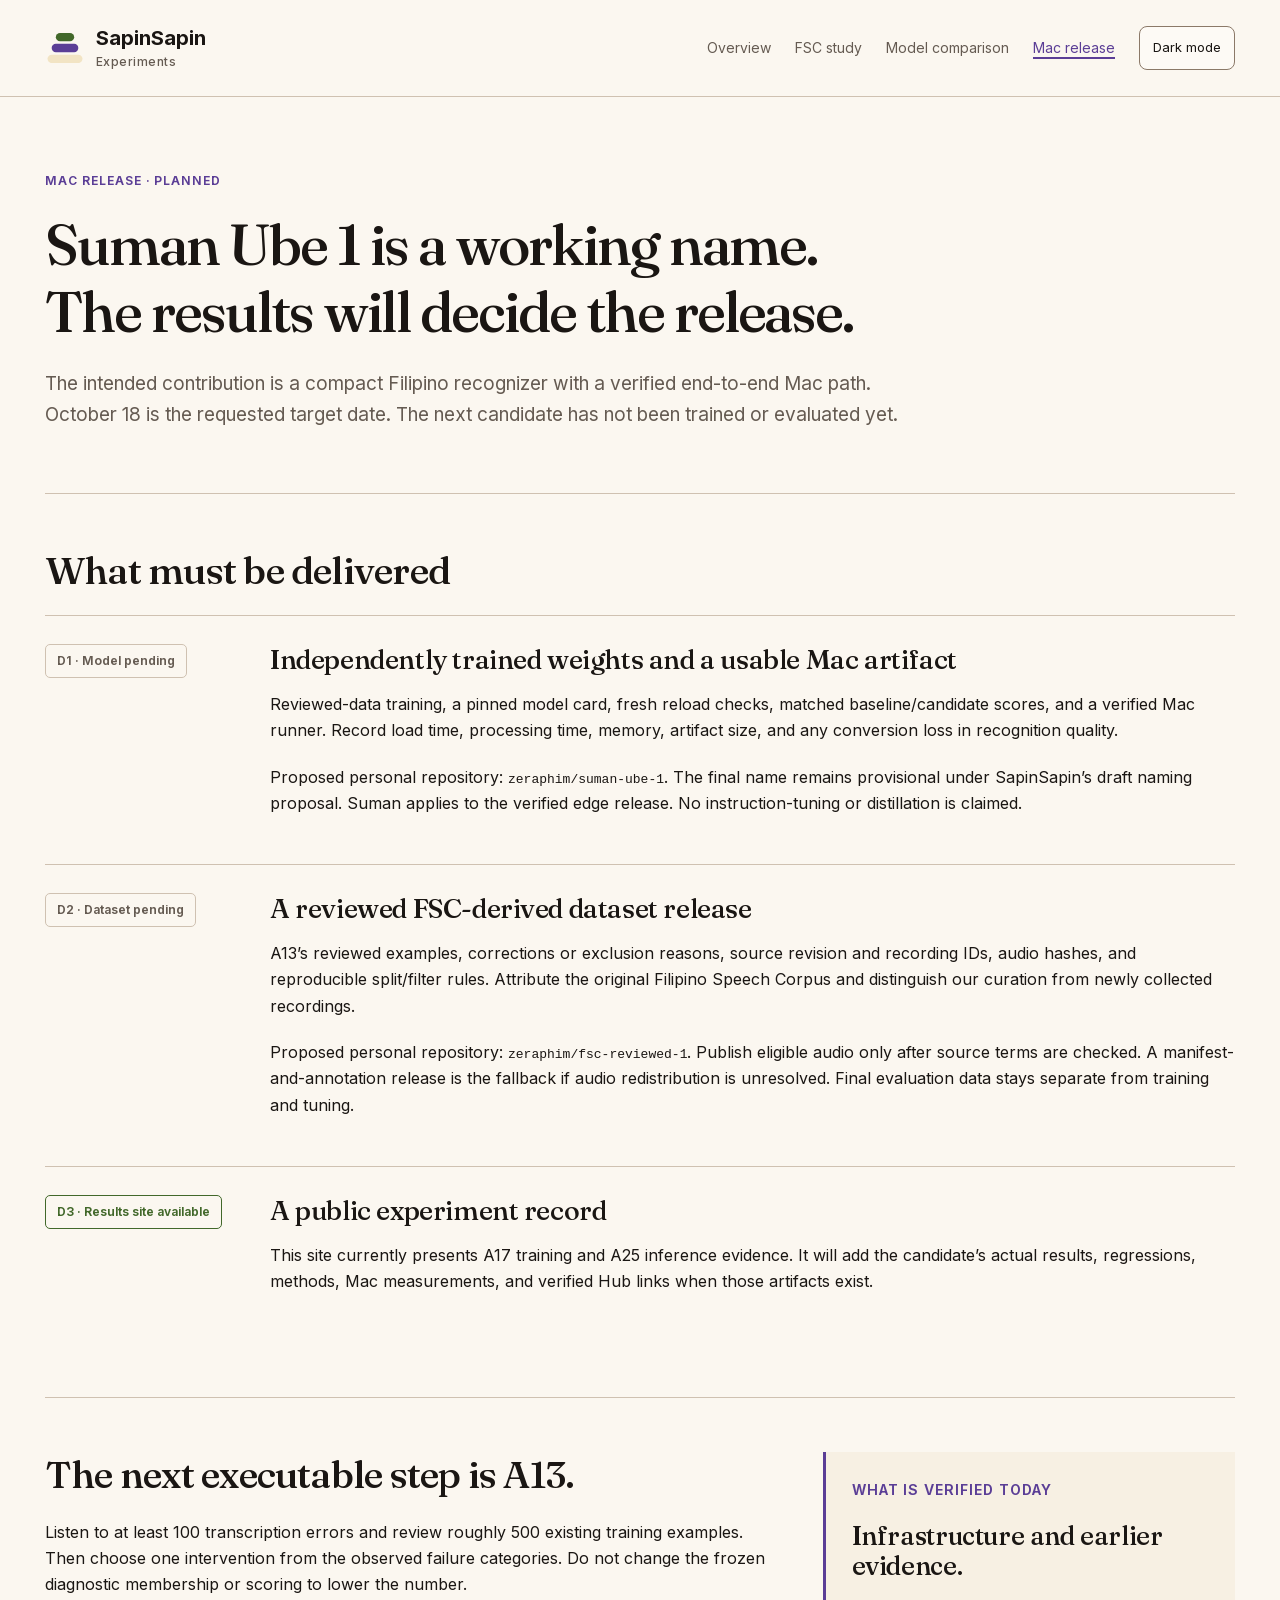
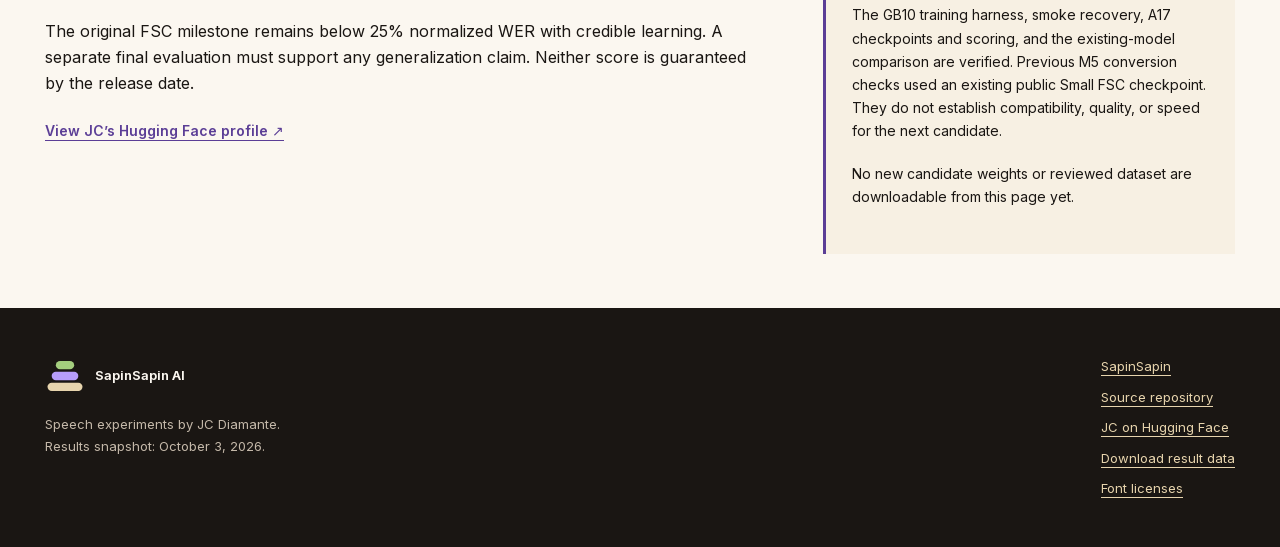
<file: site/release.html>
<!doctype html>
<html lang="en" data-theme="light"><head><meta charset="utf-8"><meta name="viewport" content="width=device-width,initial-scale=1,viewport-fit=cover"><meta name="color-scheme" content="light dark"><meta name="description" content="SapinSapin speech experiments: training results, limitations, and progress toward Filipino ASR on Mac."><title>Mac model release | SapinSapin Experiments</title><link rel="icon" href="assets/mark.svg" type="image/svg+xml"><link rel="stylesheet" href="assets/site.css"><script defer src="assets/site.js"></script></head><body>
<a class="skip" href="#main">Skip to content</a><header><div class="shell nav"><a class="brand" href="index.html"><svg class="mark" viewBox="0 0 48 44" aria-hidden="true"><rect class="mark-top" x="13" y="4" width="22" height="10" rx="5"/><rect class="mark-mid" x="8" y="17" width="32" height="10" rx="5"/><rect class="mark-base" x="3" y="30" width="42" height="10" rx="5"/></svg><span>SapinSapin<span class="brand-sub">Experiments</span></span></a><nav aria-label="Main navigation"><a href="index.html" >Overview</a><a href="fsc.html" >FSC study</a><a href="comparison.html" >Model comparison</a><a href="release.html" aria-current="page">Mac release</a></nav><button id="theme" type="button" aria-label="Switch to dark mode">Dark mode</button></div></header>
<main id="main" class="shell" tabindex="-1"><div class="page-heading"><p class="kicker">Mac release · planned</p><h1>Suman Ube 1 is a working name. The results will decide the release.</h1><p class="intro">The intended contribution is a compact Filipino recognizer with a verified end-to-end Mac path. October 18 is the requested target date. The next candidate has not been trained or evaluated yet.</p></div><section class="section"><h2>What must be delivered</h2><div class="release-row"><span class="status neutral">D1 · Model pending</span><div><h3>Independently trained weights and a usable Mac artifact</h3><p>Reviewed-data training, a pinned model card, fresh reload checks, matched baseline/candidate scores, and a verified Mac runner. Record load time, processing time, memory, artifact size, and any conversion loss in recognition quality.</p><p>Proposed personal repository: <code>zeraphim/suman-ube-1</code>. The final name remains provisional under SapinSapin’s draft naming proposal. Suman applies to the verified edge release. No instruction-tuning or distillation is claimed.</p></div></div><div class="release-row"><span class="status neutral">D2 · Dataset pending</span><div><h3>A reviewed FSC-derived dataset release</h3><p>A13’s reviewed examples, corrections or exclusion reasons, source revision and recording IDs, audio hashes, and reproducible split/filter rules. Attribute the original Filipino Speech Corpus and distinguish our curation from newly collected recordings.</p><p>Proposed personal repository: <code>zeraphim/fsc-reviewed-1</code>. Publish eligible audio only after source terms are checked. A manifest-and-annotation release is the fallback if audio redistribution is unresolved. Final evaluation data stays separate from training and tuning.</p></div></div><div class="release-row"><span class="status">D3 · Results site available</span><div><h3>A public experiment record</h3><p>This site currently presents A17 training and A25 inference evidence. It will add the candidate’s actual results, regressions, methods, Mac measurements, and verified Hub links when those artifacts exist.</p></div></div></section><section class="section two-col"><div><h2>The next executable step is A13.</h2><p>Listen to at least 100 transcription errors and review roughly 500 existing training examples. Then choose one intervention from the observed failure categories. Do not change the frozen diagnostic membership or scoring to lower the number.</p><p>The original FSC milestone remains below 25% normalized WER with credible learning. A separate final evaluation must support any generalization claim. Neither score is guaranteed by the release date.</p><a class="text-link" href="https://huggingface.co/zeraphim">View JC’s Hugging Face profile ↗</a></div><aside class="note"><p class="kicker">What is verified today</p><h3>Infrastructure and earlier evidence.</h3><p>The GB10 training harness, smoke recovery, A17 checkpoints and scoring, and the existing-model comparison are verified. Previous M5 conversion checks used an existing public Small FSC checkpoint. They do not establish compatibility, quality, or speed for the next candidate.</p><p>No new candidate weights or reviewed dataset are downloadable from this page yet.</p></aside></section></main><footer><div class="shell footer"><div><svg class="mark" viewBox="0 0 48 44" aria-hidden="true"><rect class="mark-top" x="13" y="4" width="22" height="10" rx="5"/><rect class="mark-mid" x="8" y="17" width="32" height="10" rx="5"/><rect class="mark-base" x="3" y="30" width="42" height="10" rx="5"/></svg><strong>SapinSapin AI</strong><p>Speech experiments by JC Diamante.<br>Results snapshot: October 3, 2026.</p></div><div><a href="https://sapinsapin.ai/">SapinSapin</a><a href="https://github.com/sapinsapin/speech-experiments">Source repository</a><a href="https://huggingface.co/zeraphim">JC on Hugging Face</a><a href="data/results.json" download>Download result data</a><a href="assets/FONT-LICENSES.txt">Font licenses</a></div></div></footer><script id="results" type="application/json">{"schema_version":1,"updated":"2026-10-03","run_date":"2026-10-02","fsc":{"base_model":"openai/whisper-small","model_revision":"973afd24965f72e36ca33b3055d56a652f456b4d","train_rows":4510,"train_hours":3.78,"train_speakers":84,"eval_rows":347,"eval_speakers":9,"speaker_overlap":0,"audio_overlap":0,"overlapping_normalized_prompts":87,"train_manifest_sha256":"b91db8fb8d1f2ed6ee166b94639981c875187d6eb8f701f25f67727be2621aaf","eval_manifest_sha256":"dffdcf9b4c33a17b9b347acba819cb48279773dd3a8ac568957cd65edd607e36","baseline":{"normalized_cer":21.57507231133316,"normalized_wer":52.57575757575758,"raw_wer":56.439393939393945,"scored":347},"arms":[{"id":"lr1e-3","learning_rate":"1e-3","steps":1500,"selected_step":1500,"overall":{"normalized_cer":12.963449907967394,"normalized_wer":30.946969696969695,"raw_wer":33.29545454545455,"scored":347},"training_seconds":1828.0217,"curve":[{"step":250,"eval_normalized_wer":41.07616521409625,"eval_normalized_cer":18.657550456906186,"eval_loss":0.863926887512207},{"step":500,"eval_normalized_wer":37.40053050397878,"eval_normalized_cer":15.390178160541712,"eval_loss":0.7857202887535095},{"step":750,"eval_normalized_wer":35.31640773020083,"eval_normalized_cer":14.463217408454407,"eval_loss":0.7602441906929016},{"step":1000,"eval_normalized_wer":34.785903751420996,"eval_normalized_cer":15.206100848070475,"eval_loss":0.7641140222549438},{"step":1250,"eval_normalized_wer":32.77756726032588,"eval_normalized_cer":15.298139504306093,"eval_loss":0.7829450964927673},{"step":1500,"eval_normalized_wer":30.95869647593786,"eval_normalized_cer":12.957727960028926,"eval_loss":0.7867724895477295}]},{"id":"lr3e-4","learning_rate":"3e-4","steps":1500,"selected_step":1500,"overall":{"normalized_cer":14.442545358927164,"normalized_wer":35.71969696969697,"raw_wer":38.03030303030303,"scored":347},"training_seconds":1841.0445,"curve":[{"step":250,"eval_normalized_wer":46.64645699128458,"eval_normalized_cer":21.701400302412726,"eval_loss":0.8201932311058044},{"step":500,"eval_normalized_wer":38.42364532019704,"eval_normalized_cer":17.329564131220828,"eval_loss":0.7819390892982483},{"step":750,"eval_normalized_wer":36.491095111784766,"eval_normalized_cer":16.48149365590691,"eval_loss":0.7599402070045471},{"step":1000,"eval_normalized_wer":37.74156877605154,"eval_normalized_cer":15.686016698441918,"eval_loss":0.7689609527587891},{"step":1250,"eval_normalized_wer":41.1898446381205,"eval_normalized_cer":17.44132535664979,"eval_loss":0.7819837927818298},{"step":1500,"eval_normalized_wer":35.65744600227359,"eval_normalized_cer":14.436920649529947,"eval_loss":0.7864192724227905}]},{"id":"lr1e-4","learning_rate":"1e-4","steps":1500,"selected_step":1500,"overall":{"normalized_cer":18.222455955824348,"normalized_wer":40.37878787878788,"raw_wer":42.1969696969697,"scored":347},"training_seconds":1851.1803,"curve":[{"step":250,"eval_normalized_wer":45.54755589238348,"eval_normalized_cer":18.61153112878838,"eval_loss":0.8895918130874634},{"step":500,"eval_normalized_wer":41.37931034482759,"eval_normalized_cer":19.90007231608704,"eval_loss":0.8400160074234009},{"step":750,"eval_normalized_wer":44.33497536945813,"eval_normalized_cer":20.136743146407206,"eval_loss":0.8126224279403687},{"step":1000,"eval_normalized_wer":43.46343311860553,"eval_normalized_cer":20.58378804812307,"eval_loss":0.8099238872528076},{"step":1250,"eval_normalized_wer":41.45509662751042,"eval_normalized_cer":18.53264085201499,"eval_loss":0.8005564212799072},{"step":1500,"eval_normalized_wer":40.318302387267906,"eval_normalized_cer":18.21707974492144,"eval_loss":0.800366222858429}]},{"id":"final","learning_rate":"1e-3","steps":4000,"selected_step":4000,"overall":{"normalized_cer":12.693925848014725,"normalized_wer":31.022727272727273,"raw_wer":33.29545454545455,"scored":347},"training_seconds":5209.8832,"curve":[{"step":200,"eval_normalized_wer":40.88669950738916,"eval_normalized_cer":16.520938794293603,"eval_loss":0.8704376220703125},{"step":400,"eval_normalized_wer":39.29518757104964,"eval_normalized_cer":15.824074682795345,"eval_loss":0.8366518020629883},{"step":600,"eval_normalized_wer":36.90791966654036,"eval_normalized_cer":15.528236144895141,"eval_loss":0.800445556640625},{"step":800,"eval_normalized_wer":38.537324744221294,"eval_normalized_cer":17.842350930247846,"eval_loss":0.8199249505996704},{"step":1000,"eval_normalized_wer":34.103827207275486,"eval_normalized_cer":14.285714285714285,"eval_loss":0.8100459575653076},{"step":1200,"eval_normalized_wer":99.16635089048881,"eval_normalized_cer":69.19992110972323,"eval_loss":5.038263320922852},{"step":1400,"eval_normalized_wer":33.72489579386131,"eval_normalized_cer":14.049043455394122,"eval_loss":0.8461143374443054},{"step":1600,"eval_normalized_wer":35.20272830617658,"eval_normalized_cer":14.785352705279076,"eval_loss":0.8366155028343201},{"step":1800,"eval_normalized_wer":33.42175066312997,"eval_normalized_cer":13.996449937545197,"eval_loss":0.854278564453125},{"step":2000,"eval_normalized_wer":33.2701780977643,"eval_normalized_cer":14.009598317007429,"eval_loss":0.8455992341041565},{"step":2200,"eval_normalized_wer":31.868131868131865,"eval_normalized_cer":13.378476102820327,"eval_loss":0.8368257880210876},{"step":2400,"eval_normalized_wer":33.11860553239864,"eval_normalized_cer":13.759779107225034,"eval_loss":0.8666805028915405},{"step":2600,"eval_normalized_wer":31.56498673740053,"eval_normalized_cer":13.128656893037933,"eval_loss":0.8620973825454712},{"step":2800,"eval_normalized_wer":31.45130731337628,"eval_normalized_cer":12.931431201104465,"eval_loss":0.8826525211334229},{"step":3000,"eval_normalized_wer":31.14816218264494,"eval_normalized_cer":12.87883768325554,"eval_loss":0.8960049152374268},{"step":3200,"eval_normalized_wer":32.09549071618037,"eval_normalized_cer":13.095785944382355,"eval_loss":0.881984293460846},{"step":3400,"eval_normalized_wer":32.66388783630163,"eval_normalized_cer":13.477088948787062,"eval_loss":0.9008447527885437},{"step":3600,"eval_normalized_wer":30.845017051913604,"eval_normalized_cer":12.707908750246533,"eval_loss":0.9089634418487549},{"step":3800,"eval_normalized_wer":31.223948465327776,"eval_normalized_cer":12.714482939977648,"eval_loss":0.9150494933128357},{"step":4000,"eval_normalized_wer":31.03448275862069,"eval_normalized_cer":12.688186181053185,"eval_loss":0.9164924621582031}]}],"slices":{"read":{"normalized_cer":15.390505359877487,"normalized_wer":29.545454545454547,"raw_wer":32.72727272727273,"scored":160},"spontaneous":{"normalized_cer":9.829175704989154,"normalized_wer":32.5,"raw_wer":33.86363636363636,"scored":187}},"gate":{"curve_credible":true,"curve_gain_over_first_eval":9.85221674876847,"curve_points":20,"diagnosis":"learning but plateaued","full_budget_completed":true,"is_final_arm":true,"later_phase_execution_authorized":false,"learning_signal":true,"normalized_wer_under_25":false,"protocol_gate_passed":false,"relative_wer_gain_over_zero_shot":40.99423631123919},"recipe":{"method":"LoRA","rank":32,"alpha":64,"targets":["q_proj","v_proj"],"dropout":0.05,"effective_batch":16,"seed":20260816,"training_precision":"float16","fresh_scoring_precision":"float32","forced_language":"Tagalog","task":"transcribe","decoding":"greedy","max_length":83,"normalization":"NFKC, lowercase, trim and collapse whitespace; punctuation retained"},"audit":{"state":"verified","all_2776_predictions_recomputed":true,"all_speech_type_and_speaker_slices_recomputed":true,"deterministic_error_samples_verified":true,"gate_interpretation_recomputed":true},"audit_limit":"Audited locally against the retained private run artifacts. This public snapshot contains aggregate results and checkpoint curves, not audio or per-example transcripts."},"comparison":{"clips":200,"conditions":["clean","noise10","dropout200"],"attempted":2400,"successful":2400,"failed":0,"results":[{"model_key":"whisper-small","condition":"clean","normalized_wer_percent":32.388888888888886,"normalized_cer_percent":9.14619604102075,"raw_wer_percent":34.31481481481482,"median_latency_s":0.3811904940084787,"median_rtf":0.021004566752176275,"cuda_peak_allocated_bytes":1109063168,"cuda_peak_reserved_bytes":1235222528,"failed":0},{"model_key":"whisper-small","condition":"noise10","normalized_wer_percent":42.2037037037037,"normalized_cer_percent":15.138325781063678,"raw_wer_percent":43.925925925925924,"median_latency_s":0.38967363099800423,"median_rtf":0.02106044828565656,"cuda_peak_allocated_bytes":1149443584,"cuda_peak_reserved_bytes":1249902592,"failed":0},{"model_key":"whisper-small","condition":"dropout200","normalized_wer_percent":33.83333333333333,"normalized_cer_percent":9.927259718578583,"raw_wer_percent":35.592592592592595,"median_latency_s":0.3795031069894321,"median_rtf":0.020945686019003235,"cuda_peak_allocated_bytes":1109063168,"cuda_peak_reserved_bytes":1249902592,"failed":0},{"model_key":"small-fsc","condition":"clean","normalized_wer_percent":36.666666666666664,"normalized_cer_percent":10.660624850942046,"raw_wer_percent":41.81481481481482,"median_latency_s":0.3845829254860291,"median_rtf":0.020978217558451473,"cuda_peak_allocated_bytes":1109063168,"cuda_peak_reserved_bytes":1235222528,"failed":0},{"model_key":"small-fsc","condition":"noise10","normalized_wer_percent":44.370370370370374,"normalized_cer_percent":15.785237300262342,"raw_wer_percent":48.833333333333336,"median_latency_s":0.3897561030171346,"median_rtf":0.021097248238609836,"cuda_peak_allocated_bytes":1149443584,"cuda_peak_reserved_bytes":1249902592,"failed":0},{"model_key":"small-fsc","condition":"dropout200","normalized_wer_percent":38.388888888888886,"normalized_cer_percent":11.578821845933698,"raw_wer_percent":43.48148148148148,"median_latency_s":0.3840921105147572,"median_rtf":0.021056588525158022,"cuda_peak_allocated_bytes":1109063168,"cuda_peak_reserved_bytes":1249902592,"failed":0},{"model_key":"small-pld-fil","condition":"clean","normalized_wer_percent":30.62962962962963,"normalized_cer_percent":13.665633198187454,"raw_wer_percent":33.07407407407407,"median_latency_s":0.39204698949470185,"median_rtf":0.021460048284332463,"cuda_peak_allocated_bytes":1149443584,"cuda_peak_reserved_bytes":1251999744,"failed":0},{"model_key":"small-pld-fil","condition":"noise10","normalized_wer_percent":43.29629629629629,"normalized_cer_percent":20.778678750298116,"raw_wer_percent":45.53703703703704,"median_latency_s":0.38945317750039976,"median_rtf":0.021468934941277384,"cuda_peak_allocated_bytes":1149447168,"cuda_peak_reserved_bytes":1251999744,"failed":0},{"model_key":"small-pld-fil","condition":"dropout200","normalized_wer_percent":32.22222222222222,"normalized_cer_percent":18.05389935606964,"raw_wer_percent":34.59259259259259,"median_latency_s":0.394398980497499,"median_rtf":0.021622542070987356,"cuda_peak_allocated_bytes":1149443584,"cuda_peak_reserved_bytes":1251999744,"failed":0},{"model_key":"large-v3-pld-fil-norm","condition":"clean","normalized_wer_percent":23.962962962962962,"normalized_cer_percent":7.053422370617696,"raw_wer_percent":31.055555555555554,"median_latency_s":1.5504573454963975,"median_rtf":0.08499308626910998,"cuda_peak_allocated_bytes":6871181824,"cuda_peak_reserved_bytes":7224688640,"failed":0},{"model_key":"large-v3-pld-fil-norm","condition":"noise10","normalized_wer_percent":27.925925925925927,"normalized_cer_percent":8.621512043882662,"raw_wer_percent":34.59259259259259,"median_latency_s":1.5689426750031998,"median_rtf":0.08568774879036516,"cuda_peak_allocated_bytes":6870854144,"cuda_peak_reserved_bytes":7224688640,"failed":0},{"model_key":"large-v3-pld-fil-norm","condition":"dropout200","normalized_wer_percent":25.092592592592595,"normalized_cer_percent":7.670522299069879,"raw_wer_percent":32.05555555555556,"median_latency_s":1.567561473508249,"median_rtf":0.08482911835809819,"cuda_peak_allocated_bytes":6870854144,"cuda_peak_reserved_bytes":7224688640,"failed":0}],"final_reserved":200,"final_scored":false,"decoding":"greedy forced-Tagalog transcription, 30-second chunks, max 448 new tokens","normalization":"NFKC, lowercase and collapsed whitespace; punctuation and accents retained","hardware":"NVIDIA GB10, float32, batch 1, TTS process present","timing":"Synchronized feature extraction and decoding; excludes downloads, disk reads, cold loading and warmup. One pass per clip."},"release":{"state":"planned","target_date":"2026-10-18","name":"Suman Ube 1","name_status":"Provisional personal release name under the draft naming proposal; edge deployment must be verified.","model_namespace":"zeraphim","model_id_proposed":"zeraphim/suman-ube-1","dataset_id_proposed":"zeraphim/fsc-reviewed-1","dataset_state":"A13 review pending; curated derivative of FSC, not newly recorded audio.","mac_state":"The next candidate has not been evaluated or exported on Mac."},"source_fingerprints":[{"role":"a17-lr1e-3-metrics","sha256":"584d4b72ed6a9e1435eaf1d3d44a8db29b92d0ed65e38a581c9ce5dfbf35caba"},{"role":"a17-lr1e-3-curve","sha256":"4cd0539fd0f18284fe477b4db5bf2c1bfa929e5704fece420adcff39fcac592f"},{"role":"a17-lr1e-3-training","sha256":"eaa398821ed7f12d246a21045be469546ca904346191ef96ca39e81378f88336"},{"role":"a17-lr3e-4-metrics","sha256":"ed42ef7455ce592bb605c0b035c901d46dce4ca746a5a87ee6a0935510b20b39"},{"role":"a17-lr3e-4-curve","sha256":"bec91f760f7bcf69fd5defefb40509c547cd01b683d2fcbd8270da39bd3fe192"},{"role":"a17-lr3e-4-training","sha256":"09e044d847af3e3729bb7a366a7e10ffb2ee73fe5084a59ea3c460936551e0f6"},{"role":"a17-lr1e-4-metrics","sha256":"dcd602115ab7965406a92eadc3a2e0b79185b87517a7a6cb334cbeb5c1c880a3"},{"role":"a17-lr1e-4-curve","sha256":"ce560a67a8131b0e75081f6ba54952ac9d61562a89c837d92e14b88f1c85b3b6"},{"role":"a17-lr1e-4-training","sha256":"d6e46ed6d870f08c4c120d123f3b436b2cb355eb6c5315240c7f80805d40b30c"},{"role":"a17-final-metrics","sha256":"902392578ca810d907f1073128c7ffeaa73e99a16186ae209aa9f6d8d672e899"},{"role":"a17-final-curve","sha256":"111ec4bb54dd688f8034eee18b3e59396eba1377f5077704d87179f532cab984"},{"role":"a17-final-training","sha256":"3f02e88713f229188c69ea5ad38a0e8d06e8d286f0b0c6cfa2c6356e8425a773"},{"role":"a25-comparison","sha256":"903e91ed45d78ef1e63c1e80cbaadd096b7b5b3f2e42fa22b47294158557ef2d"},{"role":"a17-independent-audit","sha256":"cfd11741f7e2c757198e3df1110ac2bacb3fef7bd5909bb7bbe76f6b4417bc09"}]}</script></body></html>
</file>
<file: site/assets/site.css>
@font-face{font-family:Inter;src:url(inter.woff2) format('woff2');font-display:swap;font-weight:100 900}
@font-face{font-family:Fraunces;src:url(fraunces.woff2) format('woff2');font-display:swap;font-weight:400 700}
:root{--ink:#1a1613;--paper:#fbf7f0;--ube:#5b3e96;--pandan:#42682a;--cream:#f2e4c4;--surface:#fdfaf5;--muted:#655b52;--line:#cfc1b1;--warning:#80531a;--warning-bg:#f4e7cd;--panel:#f7f0e3;--control-line:#8b7968;--focus:#5b3e96;color-scheme:light}
[data-theme=dark]{--ink:#f4efe7;--paper:#0d0c0b;--ube:#b79dfa;--pandan:#a4ce7e;--cream:#e7d4ad;--surface:#1a1815;--muted:#c4b8a9;--line:#6f6357;--warning:#f1cf8e;--warning-bg:#332714;--panel:#171613;--control-line:#8b7c6d;--focus:#b79dfa;color-scheme:dark}
*{box-sizing:border-box}html{scroll-behavior:smooth;scroll-padding-top:110px;-webkit-text-size-adjust:100%}body{margin:0;background:var(--paper);color:var(--ink);font:16px/1.65 Inter,Arial,sans-serif;font-synthesis:none}a{color:var(--ube);text-underline-offset:4px}a:hover{text-decoration-thickness:2px}button,select{font:inherit;color:inherit}button,select,.button{min-height:44px;border-radius:8px}button,select{border:1px solid var(--control-line);background:var(--surface);padding:9px 13px}button{cursor:pointer}a,button,select,summary{touch-action:manipulation}:focus-visible{outline:3px solid var(--focus);outline-offset:4px}.shell{width:min(1190px,calc(100% - 64px));margin:0 auto}.skip{position:fixed;left:16px;top:-90px;z-index:9;background:var(--surface);padding:12px}.skip:focus{top:10px}header{border-bottom:1px solid var(--line);background:var(--paper)}.nav{display:flex;align-items:center;gap:24px;min-height:96px}.brand{display:flex;gap:11px;align-items:center;font-size:20px;font-weight:700;line-height:1.2;color:var(--ink);text-decoration:none;flex:none}.brand-sub{display:block;font-size:12px;font-weight:500;color:var(--muted);letter-spacing:.04em;margin-top:5px}.mark{width:40px;height:40px;flex:none}.mark-top{fill:var(--pandan)}.mark-mid{fill:var(--ube)}.mark-base{fill:var(--cream)}nav{display:flex;gap:24px;align-items:center;margin-left:auto}nav a{font-size:14px;color:var(--muted);text-decoration:none;white-space:nowrap}nav a[aria-current]{color:var(--ube);text-decoration:underline;text-decoration-thickness:2px}#theme{font-size:13px;white-space:nowrap}h1,h2,h3{font-family:Fraunces,Georgia,serif;font-weight:500;line-height:1.17;margin:0 0 22px}h1{font-size:clamp(38px,4.5vw,64px);letter-spacing:-.035em;max-width:820px}h2{font-size:clamp(28px,3vw,42px);letter-spacing:-.02em}h3{font-size:27px;letter-spacing:-.015em}h3 a{color:inherit;text-decoration:none}h3 a:hover{color:var(--ube)}p{margin:0 0 20px}li{margin-bottom:14px}ul,ol{padding-left:23px}strong,b{font-weight:650}.kicker{font-size:12px;font-weight:650;color:var(--ube);letter-spacing:.08em;text-transform:uppercase;margin-bottom:20px}.intro{font-size:19px;line-height:1.65;color:var(--muted);max-width:740px}.hero{display:grid;grid-template-columns:minmax(0,1.3fr) minmax(0,.8fr);gap:70px;align-items:center;padding:86px 0 72px}.hero-result{padding:30px;border:1px solid var(--line);border-radius:12px;background:var(--surface)}.hero-result .kicker{margin-bottom:24px}.score-pair{display:flex;gap:16px;align-items:center;margin-bottom:28px}.score-pair>span{display:block}.score-pair b{display:block;font-size:39px;line-height:1.15;letter-spacing:-.025em;font-weight:600}.score-pair small{font-size:21px}.score-pair span span{font-size:12px;color:var(--muted)}.score-arrow{font-size:28px;color:var(--muted)}.hero-result p{font-size:14px}.hero-result a{font-size:13px}.actions{display:flex;gap:22px;align-items:center;flex-wrap:wrap;margin-top:28px}.button{display:inline-flex;align-items:center;justify-content:center;gap:24px;background:var(--ube);color:var(--paper);padding:13px 20px;text-decoration:none;font-size:14px;font-weight:600}.text-link{font-size:14px;font-weight:600}.status{display:inline-block;border:1px solid var(--pandan);padding:6px 11px;font-size:12px;font-weight:650;border-radius:5px;color:var(--pandan)}.status.caution{border-color:var(--warning);color:var(--warning);background:var(--warning-bg)}.status.neutral{color:var(--muted);border-color:var(--line)}.section{padding:54px 0;border-top:1px solid var(--line)}.section-heading{margin-bottom:24px}.study{display:grid;grid-template-columns:40px minmax(0,1fr) 145px;gap:24px;padding:35px 0;border-top:1px solid var(--line);align-items:start}.study .kicker{margin-bottom:14px}.study p{max-width:750px}.study-index{font:22px Fraunces,Georgia,serif;color:var(--ube);padding-top:1px}.study-meta{display:flex;flex-wrap:wrap;gap:8px 22px;font-size:12px;color:var(--muted)}.study-link{font-size:13px;font-weight:600;margin-top:35px}.next-section{display:grid;grid-template-columns:1.3fr .8fr;gap:70px;border-top:1px solid var(--line);padding:56px 0 70px}.release-note{border-left:3px solid var(--ube);padding-left:24px;align-self:center}.release-note p{font-size:14px}.page-heading{padding:74px 0 43px}.page-heading .intro{max-width:890px}.study-summary{display:flex;gap:54px;padding-bottom:36px;flex-wrap:wrap}.study-summary div{display:grid;gap:5px}.study-summary strong{font-size:28px;color:var(--ube)}.study-summary span{font-size:12px;color:var(--muted)}.table-scroll{overflow-x:auto;max-width:100%;margin:22px 0 16px}table{border-collapse:collapse;width:100%;font-size:14px;text-align:left}caption{text-align:left;font-size:12px;color:var(--muted);margin-bottom:14px;caption-side:top}th,td{padding:12px 16px;border-bottom:1px solid var(--line);vertical-align:top}thead{background:var(--panel)}thead th{font-size:12px}tbody th{font-weight:550}td{font-variant-numeric:tabular-nums}tbody tr:last-child{border-bottom:2px solid var(--line)}.caption{font-size:12px;color:var(--muted);max-width:900px}.chart-panel{border:1px solid var(--line);background:var(--surface);padding:24px;border-radius:10px;margin:26px 0}.chart-controls{display:flex;flex-wrap:wrap;gap:20px;margin-bottom:20px}.chart-controls label{display:grid;gap:6px;font-size:12px;font-weight:600}.chart-controls select{min-width:230px;font-size:14px}#learning-chart svg{width:100%;height:auto;display:block}#learning-chart .grid{stroke:var(--line);stroke-width:1;opacity:.5}#learning-chart .curve{fill:none;stroke:var(--ube);stroke-width:2.5}#learning-chart .dot{fill:var(--ube);stroke:var(--surface);stroke-width:2}#learning-chart .baseline{stroke:var(--muted);stroke-dasharray:5 5;stroke-width:1.5}#learning-chart .gate{stroke:var(--pandan);stroke-dasharray:3 4;stroke-width:1.5}#learning-chart text{fill:var(--muted);font:12px Inter,Arial,sans-serif}#learning-chart .axis-label{fill:var(--ink)}details{margin:24px 0;border-top:1px solid var(--line);border-bottom:1px solid var(--line);padding:14px 0}summary{cursor:pointer;font-size:14px;font-weight:600;min-height:44px;padding:10px 0}.two-col{display:grid;grid-template-columns:minmax(0,1.4fr) minmax(0,.8fr);gap:56px}.note{padding:26px;background:var(--panel);border-left:3px solid var(--ube);align-self:start}.note h3{font-size:26px}.note p,.note li{font-size:14px}.learning-list{max-width:900px}.learning-list li{margin-bottom:24px}.learning-list b{display:block}.hashes{font-size:13px}.hashes dt{font-weight:600;margin-top:20px}.hashes dd{margin:8px 0}code{font:13px/1.5 ui-monospace,SFMono-Regular,Consolas,monospace;overflow-wrap:anywhere}.release-row{display:grid;grid-template-columns:185px 1fr;gap:40px;padding:28px 0;border-top:1px solid var(--line)}.release-row .status{align-self:start;justify-self:start}.release-row h3{margin-bottom:15px}footer{background:#1a1613;color:#fbf7f0}.footer{display:flex;justify-content:space-between;gap:40px;padding:48px 0;font-size:13px}.footer .mark{display:inline-block;vertical-align:middle;margin-right:10px}.footer p{margin-top:18px;color:#c4b8a9}.footer>div:last-child{display:grid;gap:9px;align-content:start}.footer a{color:#e7d4ad}.footer .mark-top{fill:#a4ce7e}.footer .mark-mid{fill:#b79dfa}.footer .mark-base{fill:#e7d4ad}.error-note{color:var(--warning)}
@media(max-width:1040px){.nav{flex-wrap:wrap;gap:14px;padding:18px 0}nav{order:3;width:100%;margin:0;overflow-x:auto;padding:6px 0 2px;gap:24px}.nav>#theme{margin-left:auto}.hero{gap:30px}.score-pair b{font-size:33px}.study{grid-template-columns:30px 1fr}.study-link{grid-column:2;margin-top:0}.two-col{gap:30px}}
@media(max-width:720px){.shell{width:calc(100% - 36px)}body{font-size:15px}.hero{display:block;padding:42px 0}.hero-result{margin-top:34px;padding:24px}.hero h1{font-size:42px}.intro{font-size:17px}.score-pair{gap:24px}.score-pair b{font-size:38px}.hero-result p{max-width:470px}.section{padding:35px 0}.study{gap:15px;padding:28px 0}.study h3{font-size:25px}.study-meta{gap:6px 13px}.next-section,.two-col{display:block;padding-top:34px}.release-note,.note{margin-top:30px}.page-heading{padding:42px 0 24px}.page-heading h1{font-size:38px}.study-summary{gap:24px;padding-bottom:24px}.study-summary div{max-width:145px}.study-summary strong{font-size:25px}.chart-panel{padding:14px}.chart-controls{gap:12px}.chart-controls label,.chart-controls select{width:100%;min-width:0}.chart-controls select{font-size:16px}.table-scroll table{min-width:580px}.release-row{display:block;padding:24px 0}.release-row .status{margin-bottom:18px}.footer{display:block;padding:35px 0}.footer>div:last-child{margin-top:26px}.brand{font-size:18px}nav a{min-height:44px;display:inline-flex;align-items:center}.nav{min-height:0;gap:6px}.nav>#theme{font-size:12px}.kicker{font-size:11px}.actions{gap:18px}#learning-chart text{font-size:12px}}
@media(prefers-reduced-motion:reduce){html{scroll-behavior:auto}}
@media print{@page{size:A4;margin:16mm}header,footer,.actions,.chart-controls,.skip{display:none}.shell{width:100%}body{color:#1a1613;background:white;font-size:11px}.hero,.next-section,.two-col{display:block;padding:20px 0}.section{padding:20px 0}.page-heading{padding:0 0 20px}.hero h1,h1{font-size:30px}h2{font-size:24px}h3{font-size:20px}.note,.hero-result{background:white;border-color:#ccc}.table-scroll{overflow:visible}table{font-size:10px;min-width:0!important}th,td{padding:7px}.study,.release-row{display:block}.study-index{display:none}h1,h2,h3,summary{break-after:avoid}tr{break-inside:avoid}.chart-panel{padding:12px}.status{color:#1a1613;border-color:#555}.status.caution{color:#80531a}.caption{font-size:10px}}
</file>
